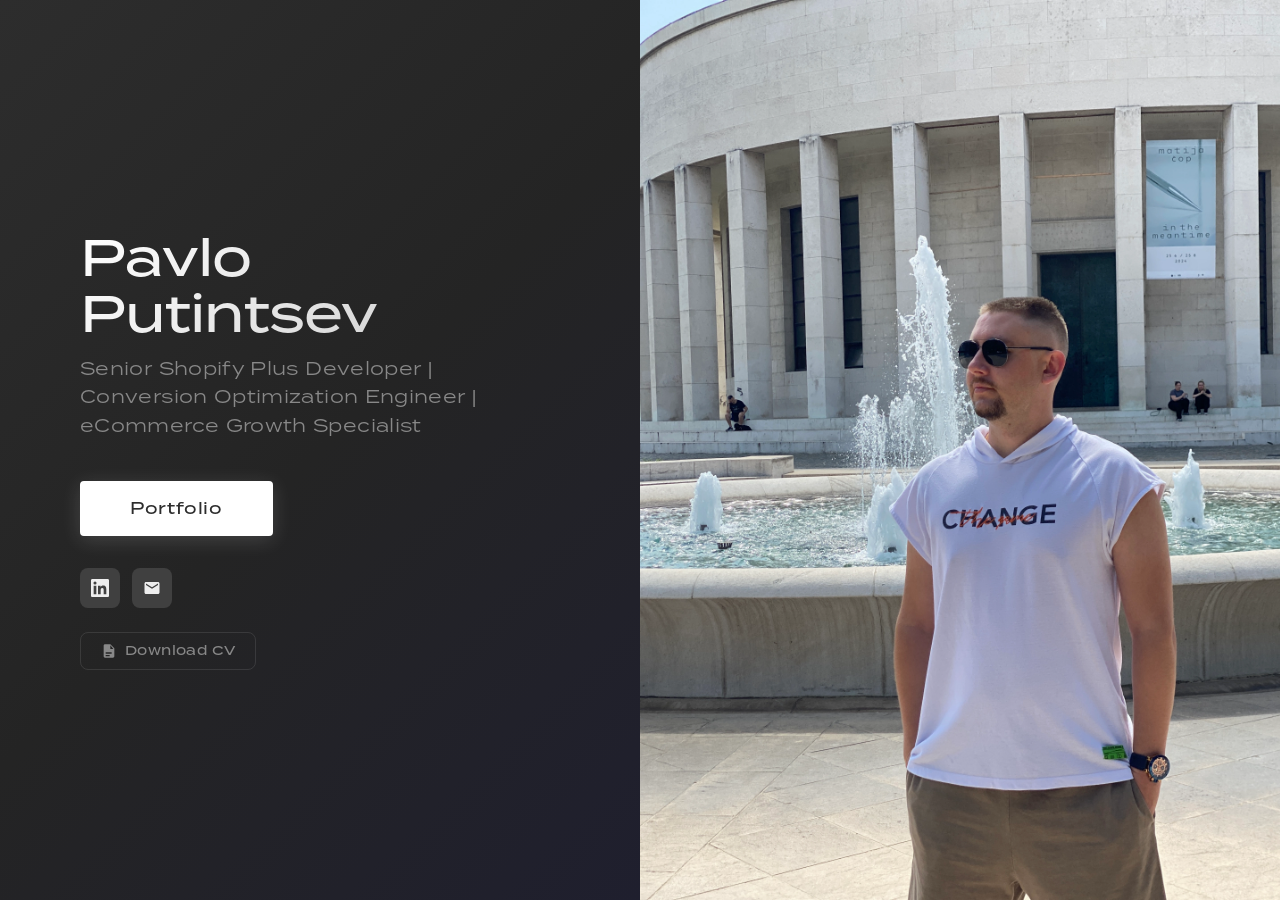
<file: index.html>
﻿<!DOCTYPE html>
<html lang="en">
<head>
  <meta charset="UTF-8">
  <meta name="viewport" content="width=device-width, initial-scale=1.0">
  <title>Pavlo Putintsev - Senior Shopify Plus Developer</title>
  <meta name="description" content="Portfolio of Pavlo Putintsev - Senior Shopify Developer specializing in conversion-optimized ecommerce experiences.">
  <meta name="robots" content="index, follow">
  <meta property="og:type" content="website">
  <meta property="og:title" content="Pavlo Putintsev - Senior Shopify Plus Developer">
  <meta property="og:description" content="Portfolio of Pavlo Putintsev - Senior Shopify Developer specializing in conversion-optimized ecommerce experiences.">
  <meta property="og:image" content="https://xceeder00.github.io/portfolio/assets/images/profile.webp">
  <meta name="twitter:card" content="summary_large_image">
  <meta name="twitter:title" content="Pavlo Putintsev - Senior Shopify Plus Developer">
  <meta name="twitter:description" content="Portfolio of Pavlo Putintsev - Senior Shopify Developer specializing in conversion-optimized ecommerce experiences.">
  <meta name="twitter:image" content="https://xceeder00.github.io/portfolio/assets/images/profile.webp">
  <link rel="icon" type="image/svg+xml" href="assets/favicon.svg">
  <link rel="stylesheet" href="assets/css/style.css">
  <script type="application/ld+json">
  {
    "@context": "https://schema.org",
    "@type": "Person",
    "name": "Pavlo Putintsev",
    "url": "https://xceeder00.github.io/portfolio/",
    "image": "https://xceeder00.github.io/portfolio/assets/images/profile.webp",
    "jobTitle": "Senior Shopify Developer",
    "sameAs": [
      "https://www.linkedin.com/in/pavlo-putintsev-2b66b8173/"
    ]
  }
  </script>
  <link rel="preload" as="image" href="assets/images/profile.webp">
  <!-- Google tag (gtag.js) -->
  <script async src="https://www.googletagmanager.com/gtag/js?id=G-EE3QQGKCV3"></script>
  <script>
    window.dataLayer = window.dataLayer || [];
    function gtag(){dataLayer.push(arguments);}
    gtag('js', new Date());

    gtag('config', 'G-EE3QQGKCV3');
  </script>
</head>
<body>
  <main>
    <section class="hero" id="hero">
    <div class="hero__content">
      <div class="hero__text">
        <h1 class="hero__name anim-fade-up">Pavlo Putintsev</h1>
        <p class="hero__subtitle anim-fade-up" style="animation-delay: 0.15s">Senior Shopify Plus Developer | Conversion Optimization Engineer | eCommerce
        Growth Specialist</p>
        <a href="work/" class="hero__cta anim-fade-up" style="animation-delay: 0.3s">Portfolio</a>
        <div class="hero__socials anim-fade-up" style="animation-delay: 0.45s">
          <a href="https://www.linkedin.com/in/pavlo-putintsev-2b66b8173/"  class="hero__social-link hero__social-link--linkedin" aria-label="LinkedIn" target="_blank" rel="noopener noreferrer">
            <svg class="hero__social-icon" viewBox="0 0 24 24" fill="currentColor" xmlns="http://www.w3.org/2000/svg">
              <path d="M20.447 20.452h-3.554v-5.569c0-1.328-.027-3.037-1.852-3.037-1.853 0-2.136 1.445-2.136 2.939v5.667H9.351V9h3.414v1.561h.046c.477-.9 1.637-1.85 3.37-1.85 3.601 0 4.267 2.37 4.267 5.455v6.286zM5.337 7.433a2.062 2.062 0 01-2.063-2.065 2.064 2.064 0 112.063 2.065zm1.782 13.019H3.555V9h3.564v11.452zM22.225 0H1.771C.792 0 0 .774 0 1.729v20.542C0 23.227.792 24 1.771 24h20.451C23.2 24 24 23.227 24 22.271V1.729C24 .774 23.2 0 22.222 0h.003z"/>
            </svg>
          </a>
          <a href="mailto:xceeder00@gmail.com" class="hero__social-link hero__social-link--email" aria-label="Email" target="_blank">
            <svg class="hero__social-icon" viewBox="0 0 24 24" fill="currentColor" xmlns="http://www.w3.org/2000/svg">
              <path d="M20 4H4c-1.1 0-1.99.9-1.99 2L2 18c0 1.1.9 2 2 2h16c1.1 0 2-.9 2-2V6c0-1.1-.9-2-2-2zm0 4l-8 5-8-5V6l8 5 8-5v2z"/>
            </svg>
          </a>
        </div>
        <a href="assets/PAVLO PUTINTSEV_CV_2026.pdf" class="hero__cv-link anim-fade-up" style="animation-delay: 0.55s" download target="_blank">
          <svg class="hero__cv-icon" viewBox="0 0 24 24" fill="currentColor" xmlns="http://www.w3.org/2000/svg">
            <path d="M14 2H6c-1.1 0-2 .9-2 2v16c0 1.1.9 2 2 2h12c1.1 0 2-.9 2-2V8l-6-6zm-1 18H7v-2h6v2zm3-4H7v-2h9v2zm-2-6V3.5L18.5 9H14z"/>
          </svg>
          Download CV
        </a>
      </div>
    </div>
    <div class="hero__image">
      <img src="assets/images/profile.webp" alt="Pavlo Putintsev" class="hero__photo" fetchpriority="high">
      <!-- <div class="hero__scroll-indicator anim-fade-in" style="animation-delay: 0.8s">
        <span class="hero__scroll-text">Scroll</span>
        <div class="hero__scroll-line"></div>
      </div> -->
    </div>
  </section>

    <section class="portfolio" id="portfolio">
    </section>
  </main>

  <script src="assets/js/main.js"></script>
</body>
</html>
</file>
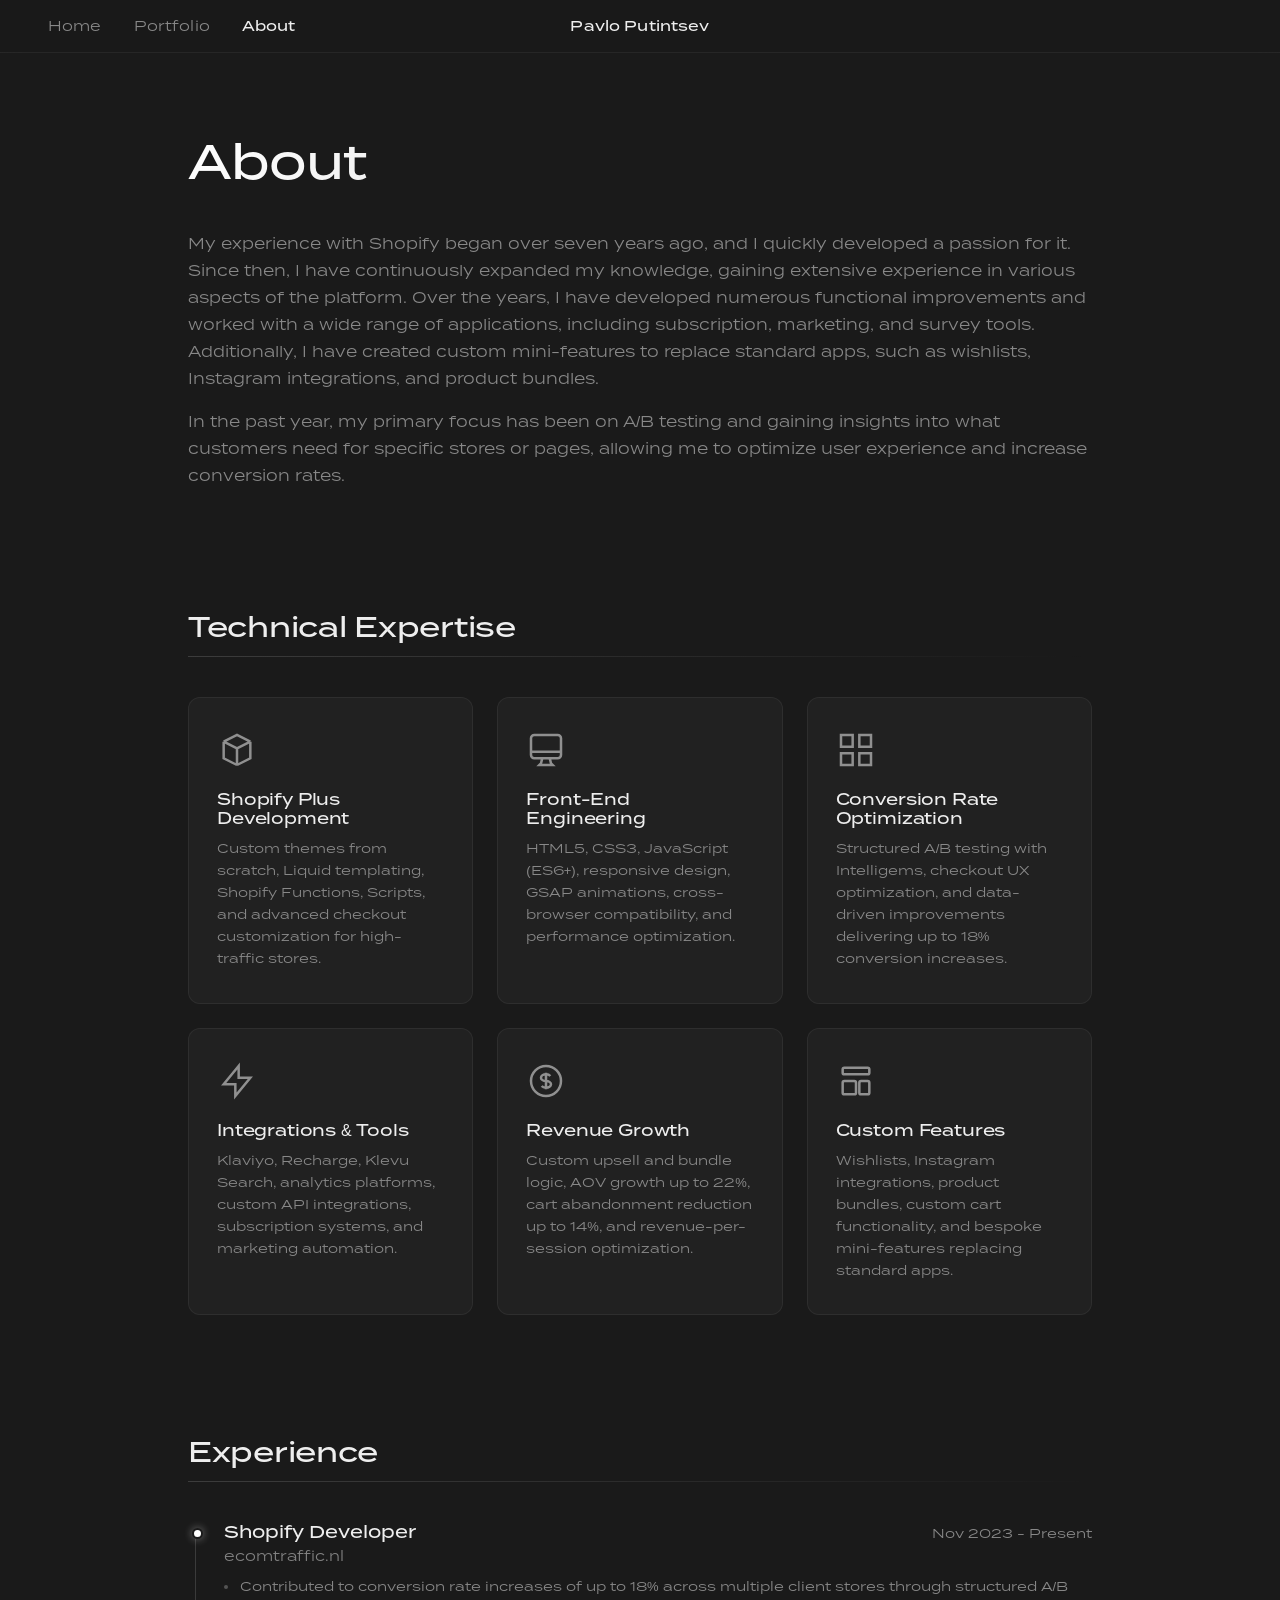
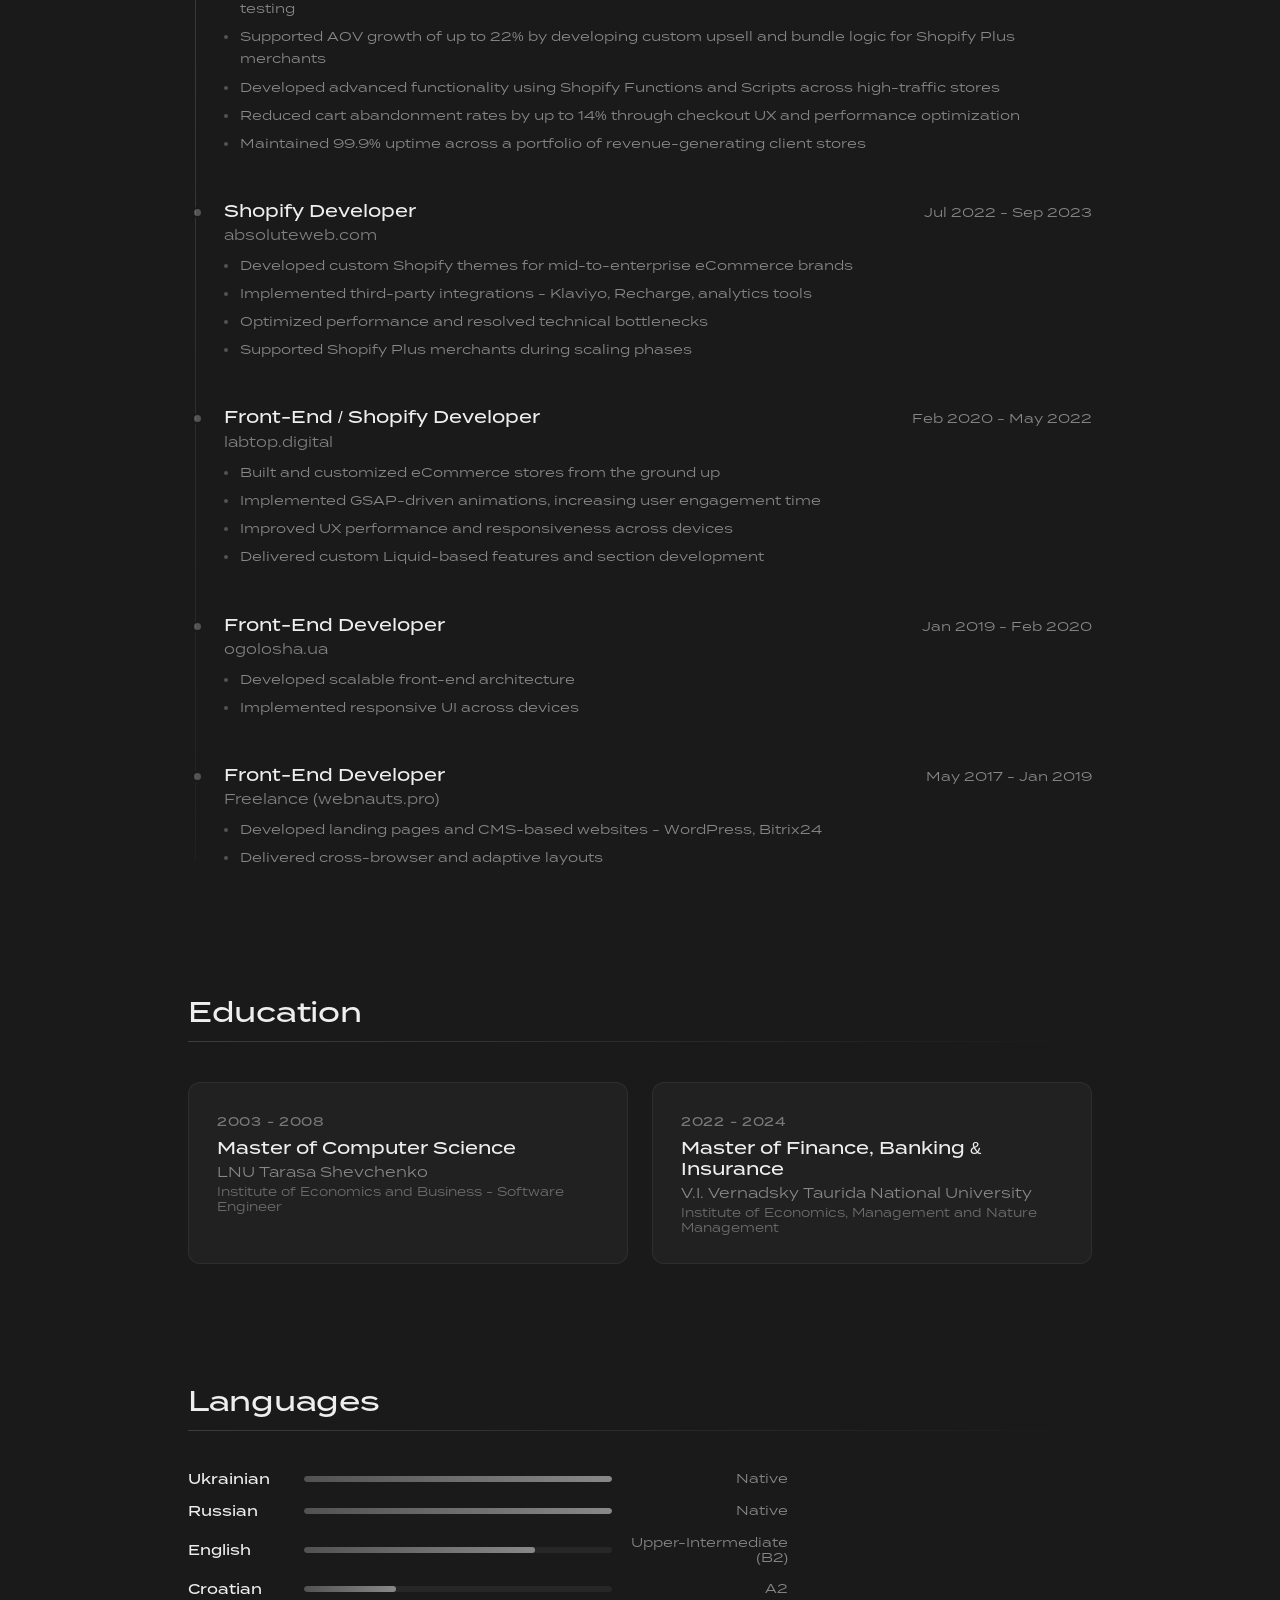
<file: about/index.html>
<!DOCTYPE html>
<html lang="en">
<head>
  <meta charset="UTF-8">
  <meta name="viewport" content="width=device-width, initial-scale=1.0">
  <title>About  -  Pavlo Putintsev</title>
  <meta name="description" content="About Pavlo Putintsev - Senior Shopify Developer with 7+ years of eCommerce experience.">
  <meta name="robots" content="index, follow">
  <meta property="og:type" content="profile">
  <meta property="og:title" content="About | Pavlo Putintsev">
  <meta property="og:description" content="About Pavlo Putintsev - Senior Shopify Developer with 7+ years of eCommerce experience.">
  <meta property="og:image" content="https://xceeder00.github.io/portfolio/assets/images/profile.webp">
  <meta name="twitter:card" content="summary_large_image">
  <link rel="icon" type="image/svg+xml" href="../assets/favicon.svg">
  <link rel="stylesheet" href="../assets/css/style.css">
  <!-- Google tag (gtag.js) -->
  <script async src="https://www.googletagmanager.com/gtag/js?id=G-EE3QQGKCV3"></script>
  <script>
    window.dataLayer = window.dataLayer || [];
    function gtag(){dataLayer.push(arguments);}
    gtag('js', new Date());

    gtag('config', 'G-EE3QQGKCV3');
  </script>
</head>
<body>
  <nav class="nav">
    <div class="nav__links">
      <a href="../" class="nav__link">Home</a>
      <a href="../work/" class="nav__link">Portfolio</a>
      <a href="./" class="nav__link nav__link--active">About</a>
    </div>
    <span class="nav__name">Pavlo Putintsev</span>
  </nav>

  <main class="skills-page">
    <section class="skills-intro">
      <h1 class="skills-intro__title anim-fade-up">About</h1>
      <div class="skills-intro__text">
        <p class="anim-fade-up" style="animation-delay: 0.1s">My experience with Shopify began over seven years ago, and I quickly developed a passion for it. Since then, I have continuously expanded my knowledge, gaining extensive experience in various aspects of the platform. Over the years, I have developed numerous functional improvements and worked with a wide range of applications, including subscription, marketing, and survey tools. Additionally, I have created custom mini-features to replace standard apps, such as wishlists, Instagram integrations, and product bundles.</p>
        <p class="anim-fade-up" style="animation-delay: 0.2s">In the past year, my primary focus has been on A/B testing and gaining insights into what customers need for specific stores or pages, allowing me to optimize user experience and increase conversion rates.</p>
      </div>
    </section>

    <section class="skills-section">
      <h2 class="skills-section__title anim-fade-up">Technical Expertise</h2>
      <div class="skills-grid">
        <div class="skill-card anim-fade-up" style="animation-delay: 0.05s">
          <div class="skill-card__icon">
            <svg viewBox="0 0 24 24" fill="none" stroke="currentColor" stroke-width="1.5"><path d="M20 7l-8-4-8 4m16 0l-8 4m8-4v10l-8 4m0-10L4 7m8 4v10M4 7v10l8 4"/></svg>
          </div>
          <h3 class="skill-card__title">Shopify Plus Development</h3>
          <p class="skill-card__desc">Custom themes from scratch, Liquid templating, Shopify Functions, Scripts, and advanced checkout customization for high-traffic stores.</p>
        </div>
        <div class="skill-card anim-fade-up" style="animation-delay: 0.1s">
          <div class="skill-card__icon">
            <svg viewBox="0 0 24 24" fill="none" stroke="currentColor" stroke-width="1.5"><path d="M9.75 17L9 20l-1 1h8l-1-1-.75-3M3 13h18M5 17h14a2 2 0 002-2V5a2 2 0 00-2-2H5a2 2 0 00-2 2v10a2 2 0 002 2z"/></svg>
          </div>
          <h3 class="skill-card__title">Front-End Engineering</h3>
          <p class="skill-card__desc">HTML5, CSS3, JavaScript (ES6+), responsive design, GSAP animations, cross-browser compatibility, and performance optimization.</p>
        </div>
        <div class="skill-card anim-fade-up" style="animation-delay: 0.15s">
          <div class="skill-card__icon">
            <svg viewBox="0 0 24 24" fill="none" stroke="currentColor" stroke-width="1.5"><path d="M3 3h7v7H3V3zm11 0h7v7h-7V3zm0 11h7v7h-7v-7zM3 14h7v7H3v-7z"/></svg>
          </div>
          <h3 class="skill-card__title">Conversion Rate Optimization</h3>
          <p class="skill-card__desc">Structured A/B testing with Intelligems, checkout UX optimization, and data-driven improvements delivering up to 18% conversion increases.</p>
        </div>
        <div class="skill-card anim-fade-up" style="animation-delay: 0.2s">
          <div class="skill-card__icon">
            <svg viewBox="0 0 24 24" fill="none" stroke="currentColor" stroke-width="1.5"><path d="M13 10V3L4 14h7v7l9-11h-7z"/></svg>
          </div>
          <h3 class="skill-card__title">Integrations & Tools</h3>
          <p class="skill-card__desc">Klaviyo, Recharge, Klevu Search, analytics platforms, custom API integrations, subscription systems, and marketing automation.</p>
        </div>
        <div class="skill-card anim-fade-up" style="animation-delay: 0.25s">
          <div class="skill-card__icon">
            <svg viewBox="0 0 24 24" fill="none" stroke="currentColor" stroke-width="1.5"><path d="M12 8c-1.657 0-3 .895-3 2s1.343 2 3 2 3 .895 3 2-1.343 2-3 2m0-8c1.11 0 2.08.402 2.599 1M12 8V7m0 1v8m0 0v1m0-1c-1.11 0-2.08-.402-2.599-1M21 12a9 9 0 11-18 0 9 9 0 0118 0z"/></svg>
          </div>
          <h3 class="skill-card__title">Revenue Growth</h3>
          <p class="skill-card__desc">Custom upsell and bundle logic, AOV growth up to 22%, cart abandonment reduction up to 14%, and revenue-per-session optimization.</p>
        </div>
        <div class="skill-card anim-fade-up" style="animation-delay: 0.3s">
          <div class="skill-card__icon">
            <svg viewBox="0 0 24 24" fill="none" stroke="currentColor" stroke-width="1.5"><path d="M4 5a1 1 0 011-1h14a1 1 0 011 1v2a1 1 0 01-1 1H5a1 1 0 01-1-1V5zm0 8a1 1 0 011-1h6a1 1 0 011 1v6a1 1 0 01-1 1H5a1 1 0 01-1-1v-6zm10 0a1 1 0 011-1h4a1 1 0 011 1v6a1 1 0 01-1 1h-4a1 1 0 01-1-1v-6z"/></svg>
          </div>
          <h3 class="skill-card__title">Custom Features</h3>
          <p class="skill-card__desc">Wishlists, Instagram integrations, product bundles, custom cart functionality, and bespoke mini-features replacing standard apps.</p>
        </div>
      </div>
    </section>

    <section class="skills-section">
      <h2 class="skills-section__title">Experience</h2>
      <div class="timeline">
        <div class="timeline__item">
          <div class="timeline__marker"></div>
          <div class="timeline__content">
            <div class="timeline__header">
              <h3 class="timeline__role">Shopify Developer</h3>
              <span class="timeline__period">Nov 2023  -  Present</span>
            </div>
            <span class="timeline__company">ecomtraffic.nl</span>
            <ul class="timeline__list">
              <li>Contributed to conversion rate increases of up to 18% across multiple client stores through structured A/B testing</li>
              <li>Supported AOV growth of up to 22% by developing custom upsell and bundle logic for Shopify Plus merchants</li>
              <li>Developed advanced functionality using Shopify Functions and Scripts across high-traffic stores</li>
              <li>Reduced cart abandonment rates by up to 14% through checkout UX and performance optimization</li>
              <li>Maintained 99.9% uptime across a portfolio of revenue-generating client stores</li>
            </ul>
          </div>
        </div>
        <div class="timeline__item">
          <div class="timeline__marker"></div>
          <div class="timeline__content">
            <div class="timeline__header">
              <h3 class="timeline__role">Shopify Developer</h3>
              <span class="timeline__period">Jul 2022  -  Sep 2023</span>
            </div>
            <span class="timeline__company">absoluteweb.com</span>
            <ul class="timeline__list">
              <li>Developed custom Shopify themes for mid-to-enterprise eCommerce brands</li>
              <li>Implemented third-party integrations  -  Klaviyo, Recharge, analytics tools</li>
              <li>Optimized performance and resolved technical bottlenecks</li>
              <li>Supported Shopify Plus merchants during scaling phases</li>
            </ul>
          </div>
        </div>
        <div class="timeline__item">
          <div class="timeline__marker"></div>
          <div class="timeline__content">
            <div class="timeline__header">
              <h3 class="timeline__role">Front-End / Shopify Developer</h3>
              <span class="timeline__period">Feb 2020  -  May 2022</span>
            </div>
            <span class="timeline__company">labtop.digital</span>
            <ul class="timeline__list">
              <li>Built and customized eCommerce stores from the ground up</li>
              <li>Implemented GSAP-driven animations, increasing user engagement time</li>
              <li>Improved UX performance and responsiveness across devices</li>
              <li>Delivered custom Liquid-based features and section development</li>
            </ul>
          </div>
        </div>
        <div class="timeline__item">
          <div class="timeline__marker"></div>
          <div class="timeline__content">
            <div class="timeline__header">
              <h3 class="timeline__role">Front-End Developer</h3>
              <span class="timeline__period">Jan 2019  -  Feb 2020</span>
            </div>
            <span class="timeline__company">ogolosha.ua</span>
            <ul class="timeline__list">
              <li>Developed scalable front-end architecture</li>
              <li>Implemented responsive UI across devices</li>
            </ul>
          </div>
        </div>
        <div class="timeline__item">
          <div class="timeline__marker"></div>
          <div class="timeline__content">
            <div class="timeline__header">
              <h3 class="timeline__role">Front-End Developer</h3>
              <span class="timeline__period">May 2017  -  Jan 2019</span>
            </div>
            <span class="timeline__company">Freelance (webnauts.pro)</span>
            <ul class="timeline__list">
              <li>Developed landing pages and CMS-based websites  -  WordPress, Bitrix24</li>
              <li>Delivered cross-browser and adaptive layouts</li>
            </ul>
          </div>
        </div>
      </div>
    </section>

    <section class="skills-section">
      <h2 class="skills-section__title">Education</h2>
      <div class="education-grid">
        <div class="education-card">
          <span class="education-card__period">2003  -  2008</span>
          <h3 class="education-card__degree">Master of Computer Science</h3>
          <p class="education-card__school">LNU Tarasa Shevchenko</p>
          <p class="education-card__detail">Institute of Economics and Business  -  Software Engineer</p>
        </div>
        <div class="education-card">
          <span class="education-card__period">2022  -  2024</span>
          <h3 class="education-card__degree">Master of Finance, Banking & Insurance</h3>
          <p class="education-card__school">V.I. Vernadsky Taurida National University</p>
          <p class="education-card__detail">Institute of Economics, Management and Nature Management</p>
        </div>
      </div>
    </section>

    <section class="skills-section">
      <h2 class="skills-section__title">Languages</h2>
      <div class="languages">
        <div class="language">
          <span class="language__name">Ukrainian</span>
          <div class="language__bar"><div class="language__fill" style="width: 100%"></div></div>
          <span class="language__level">Native</span>
        </div>
        <div class="language">
          <span class="language__name">Russian</span>
          <div class="language__bar"><div class="language__fill" style="width: 100%"></div></div>
          <span class="language__level">Native</span>
        </div>
        <div class="language">
          <span class="language__name">English</span>
          <div class="language__bar"><div class="language__fill" style="width: 75%"></div></div>
          <span class="language__level">Upper-Intermediate (B2)</span>
        </div>
        <div class="language">
          <span class="language__name">Croatian</span>
          <div class="language__bar"><div class="language__fill" style="width: 30%"></div></div>
          <span class="language__level">A2</span>
        </div>
      </div>
    </section>
  </main>

  <script src="../assets/js/main.js"></script>
</body>
</html>
</file>
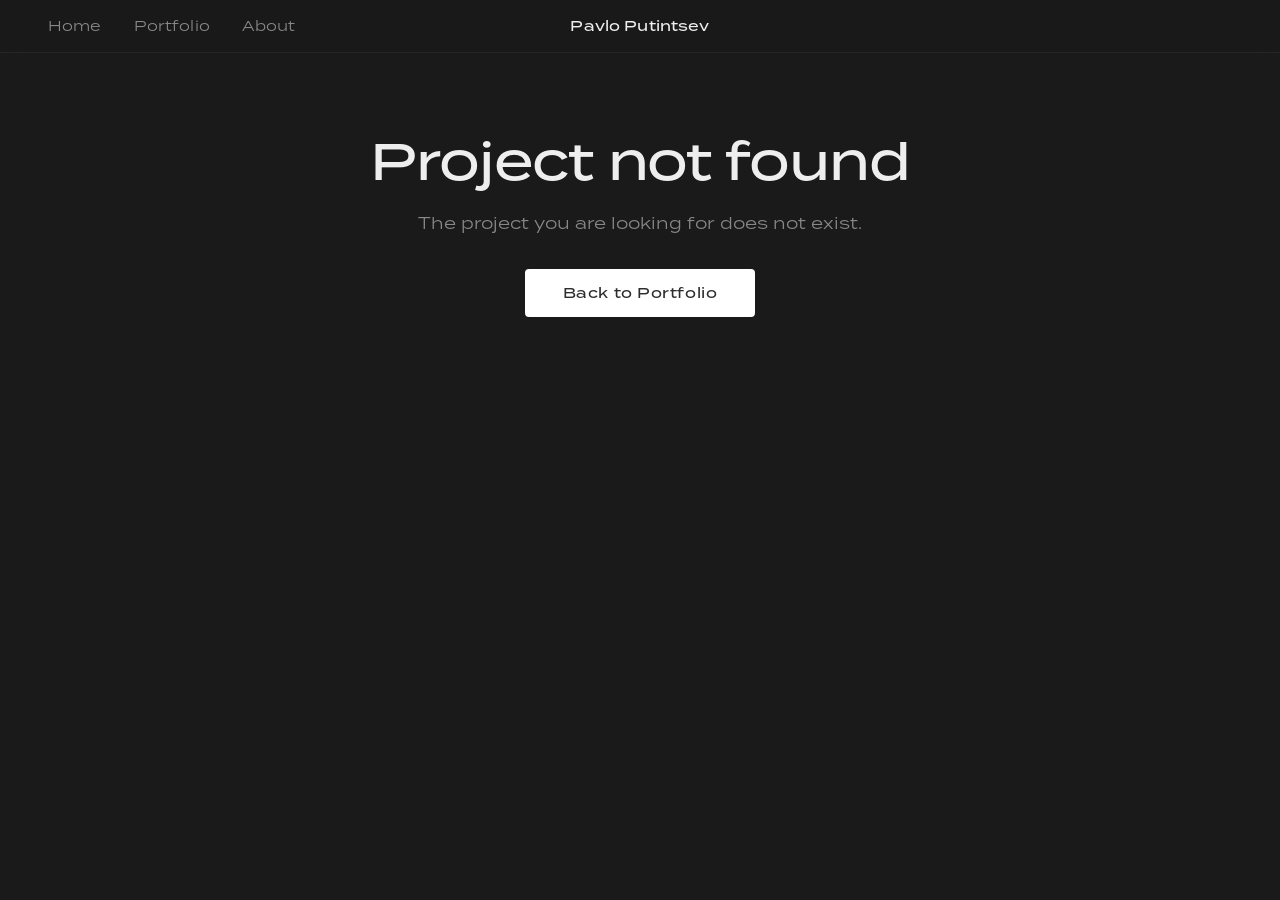
<file: project/index.html>
<!DOCTYPE html>
<html lang="en">
<head>
  <meta charset="UTF-8">
  <meta name="viewport" content="width=device-width, initial-scale=1.0">
  <title>Project — Pavlo Putintsev</title>
  <meta name="description" content="Project by Pavlo Putintsev — Senior Shopify Developer.">
  <meta name="robots" content="index, follow">
  <meta property="og:type" content="article">
  <meta property="og:title" content="Project | Pavlo Putintsev">
  <meta property="og:description" content="Project by Pavlo Putintsev — Senior Shopify Developer.">
  <meta property="og:image" content="https://xceeder00.github.io/portfolio/assets/images/profile.webp">
  <meta name="twitter:card" content="summary_large_image">
  <link rel="icon" type="image/svg+xml" href="../assets/favicon.svg">
  <link rel="stylesheet" href="../assets/css/style.css">
  <!-- Google tag (gtag.js) -->
  <script async src="https://www.googletagmanager.com/gtag/js?id=G-EE3QQGKCV3"></script>
  <script>
    window.dataLayer = window.dataLayer || [];
    function gtag(){dataLayer.push(arguments);}
    gtag('js', new Date());

    gtag('config', 'G-EE3QQGKCV3');
  </script>
</head>
<body>
  <nav class="nav">
    <div class="nav__links">
      <a href="../" class="nav__link">Home</a>
      <a href="../work/" class="nav__link">Portfolio</a>
      <a href="../about/" class="nav__link">About</a>
    </div>
    <span class="nav__name">Pavlo Putintsev</span>
  </nav>

  <main class="project-page" id="project-page"></main>

  <script src="../assets/data/projects.js"></script>
  <script src="../assets/js/main.js"></script>
</body>
</html>
</file>
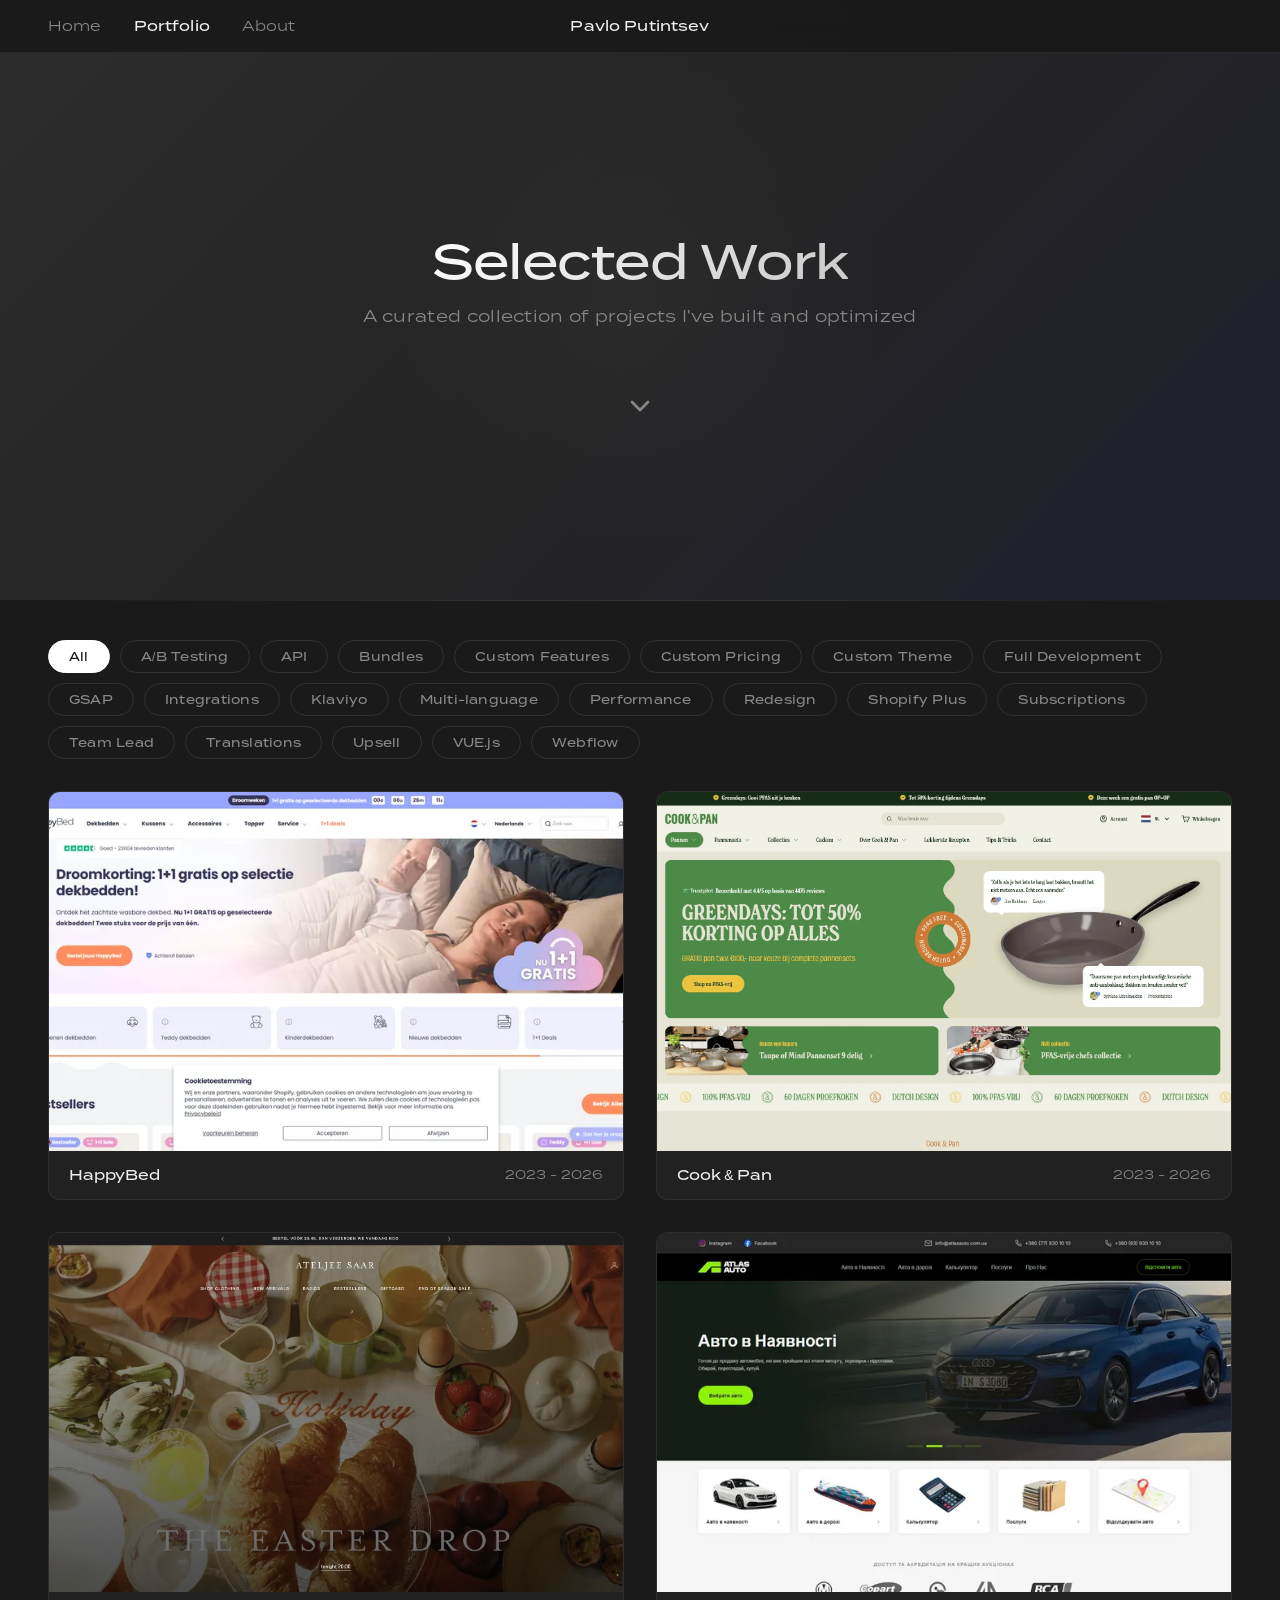
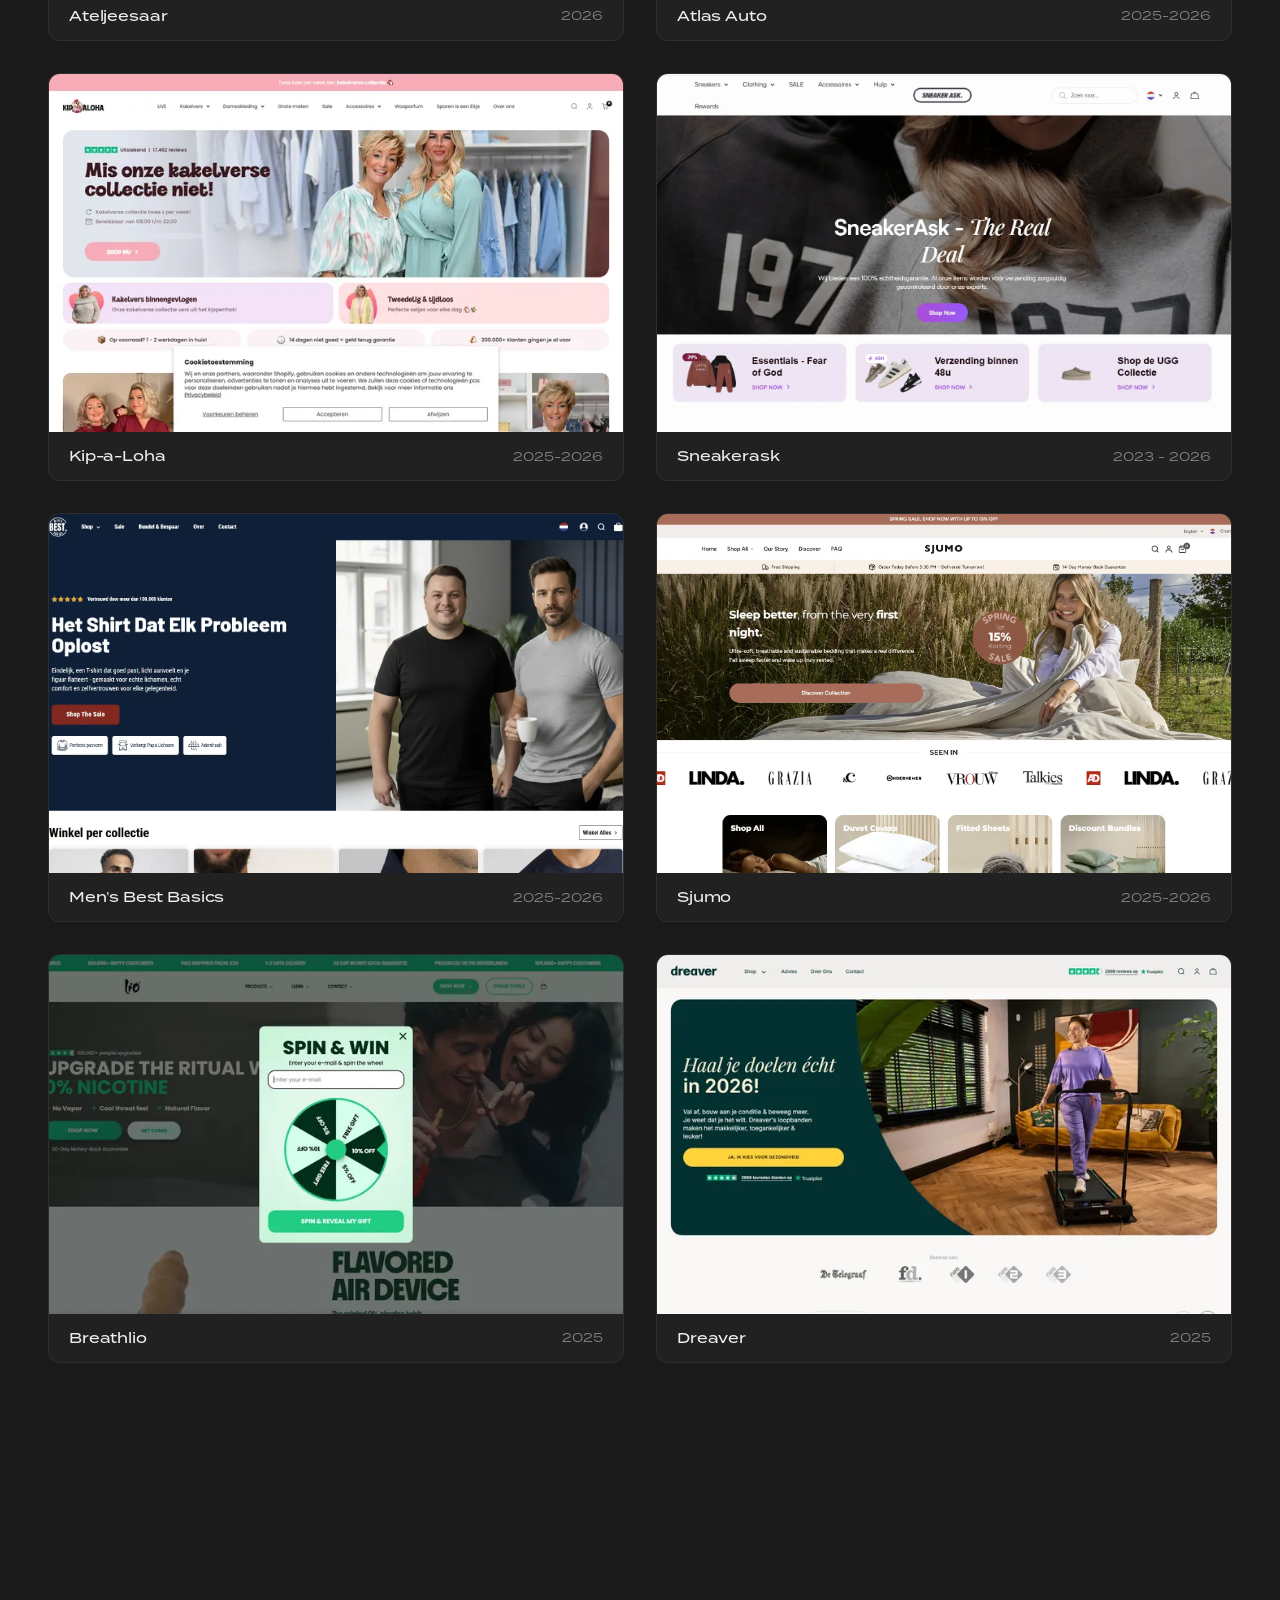
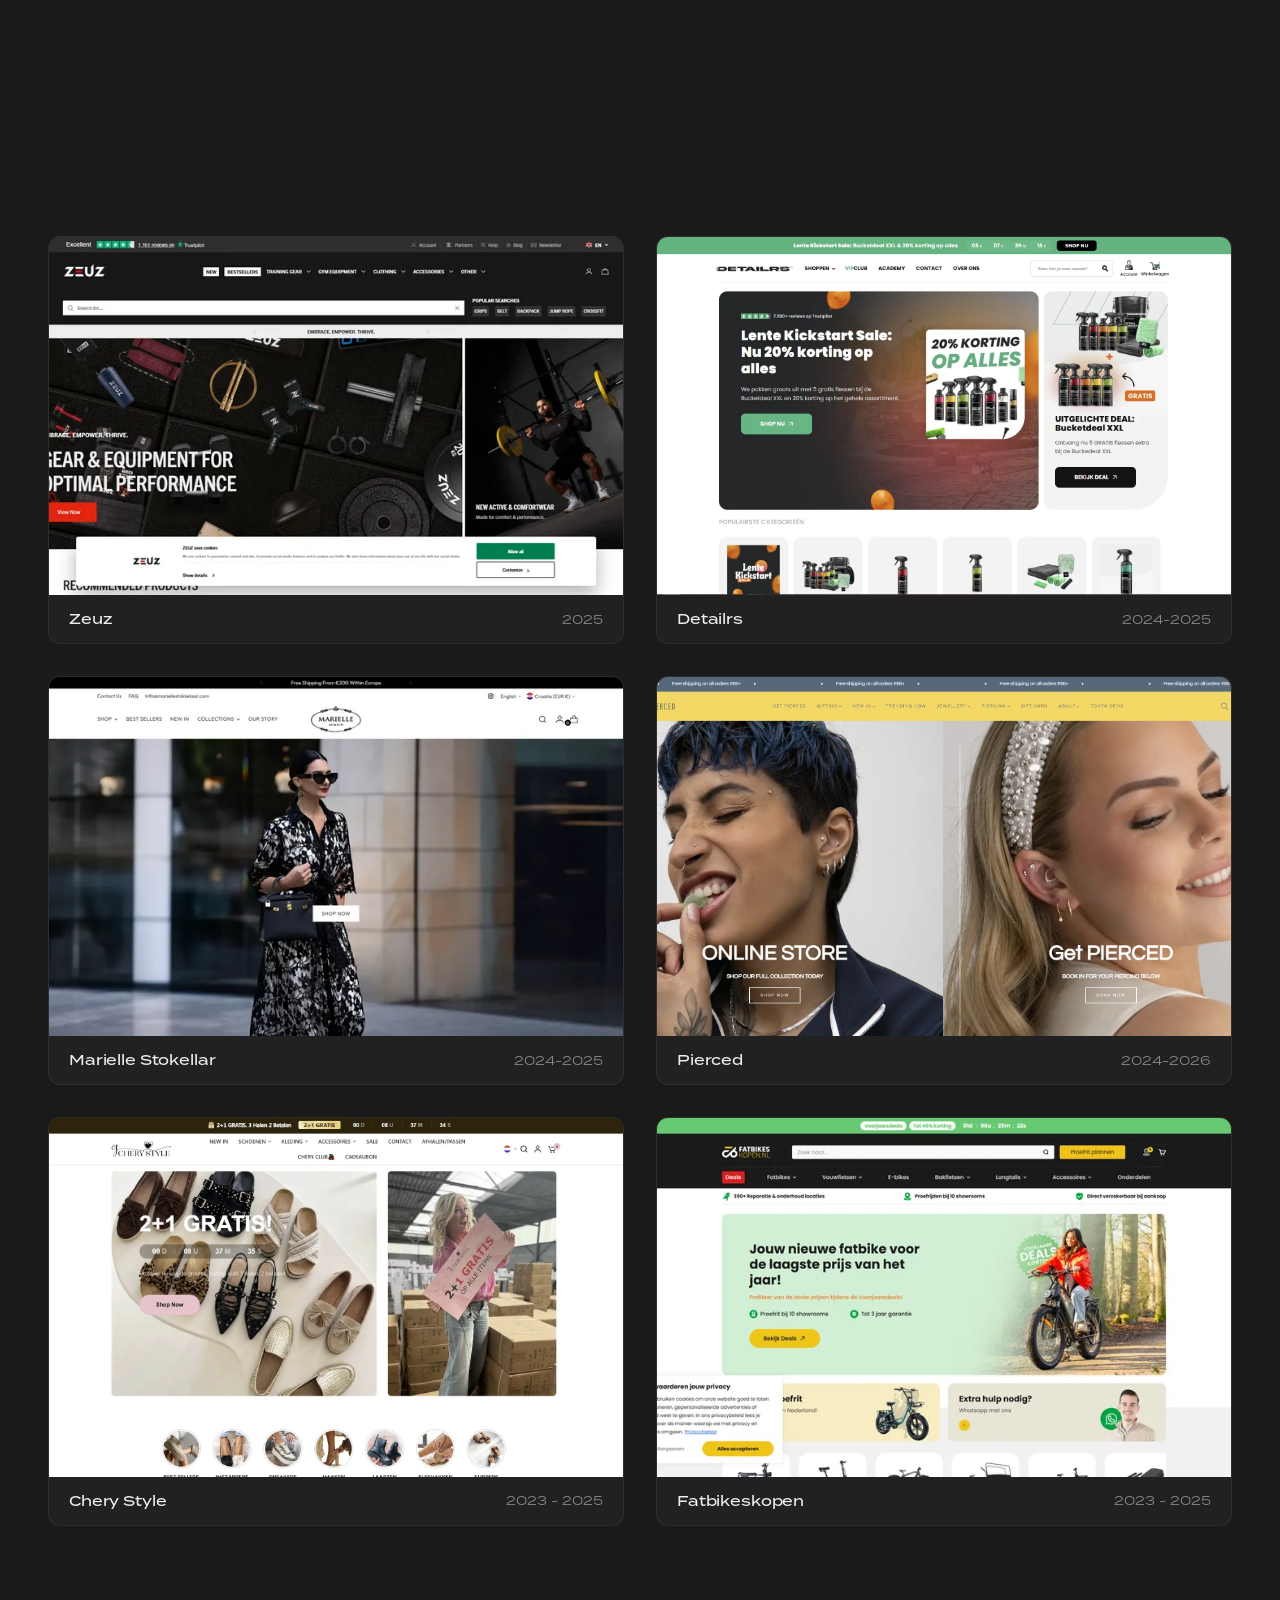
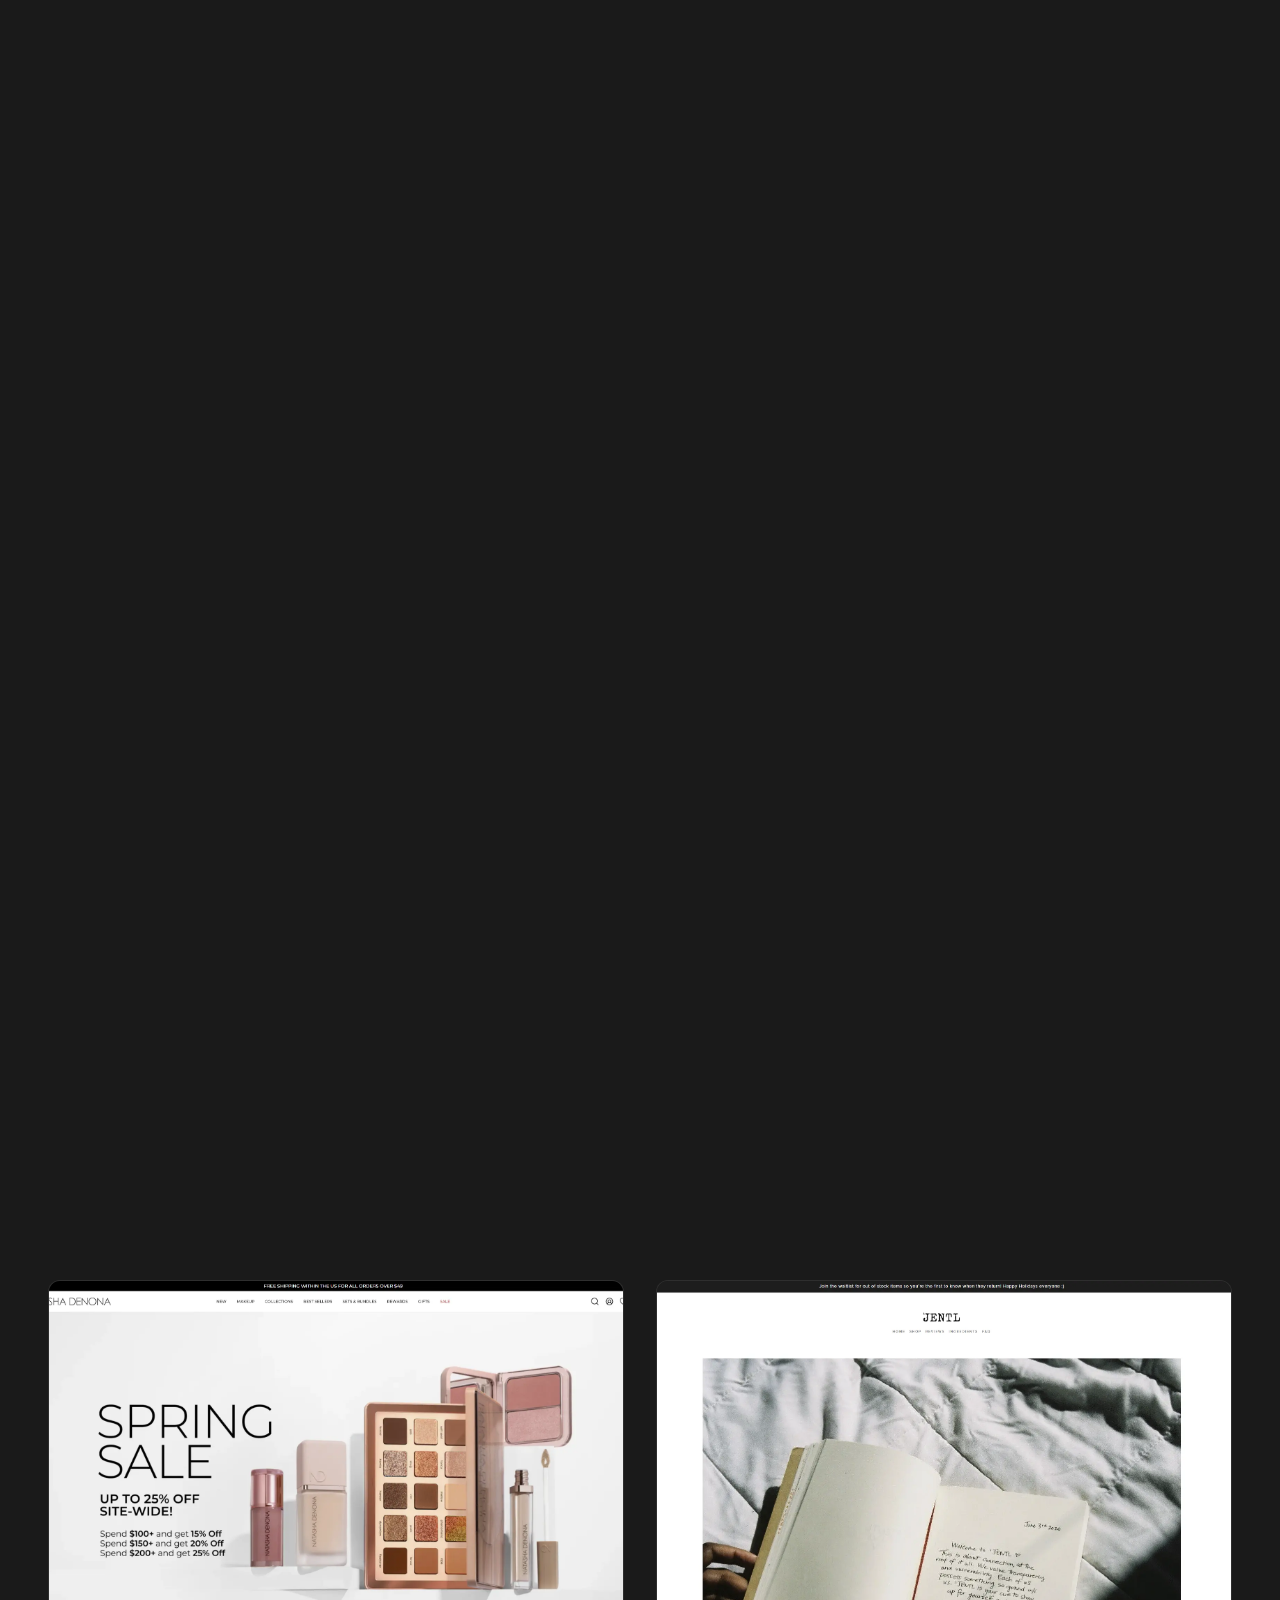
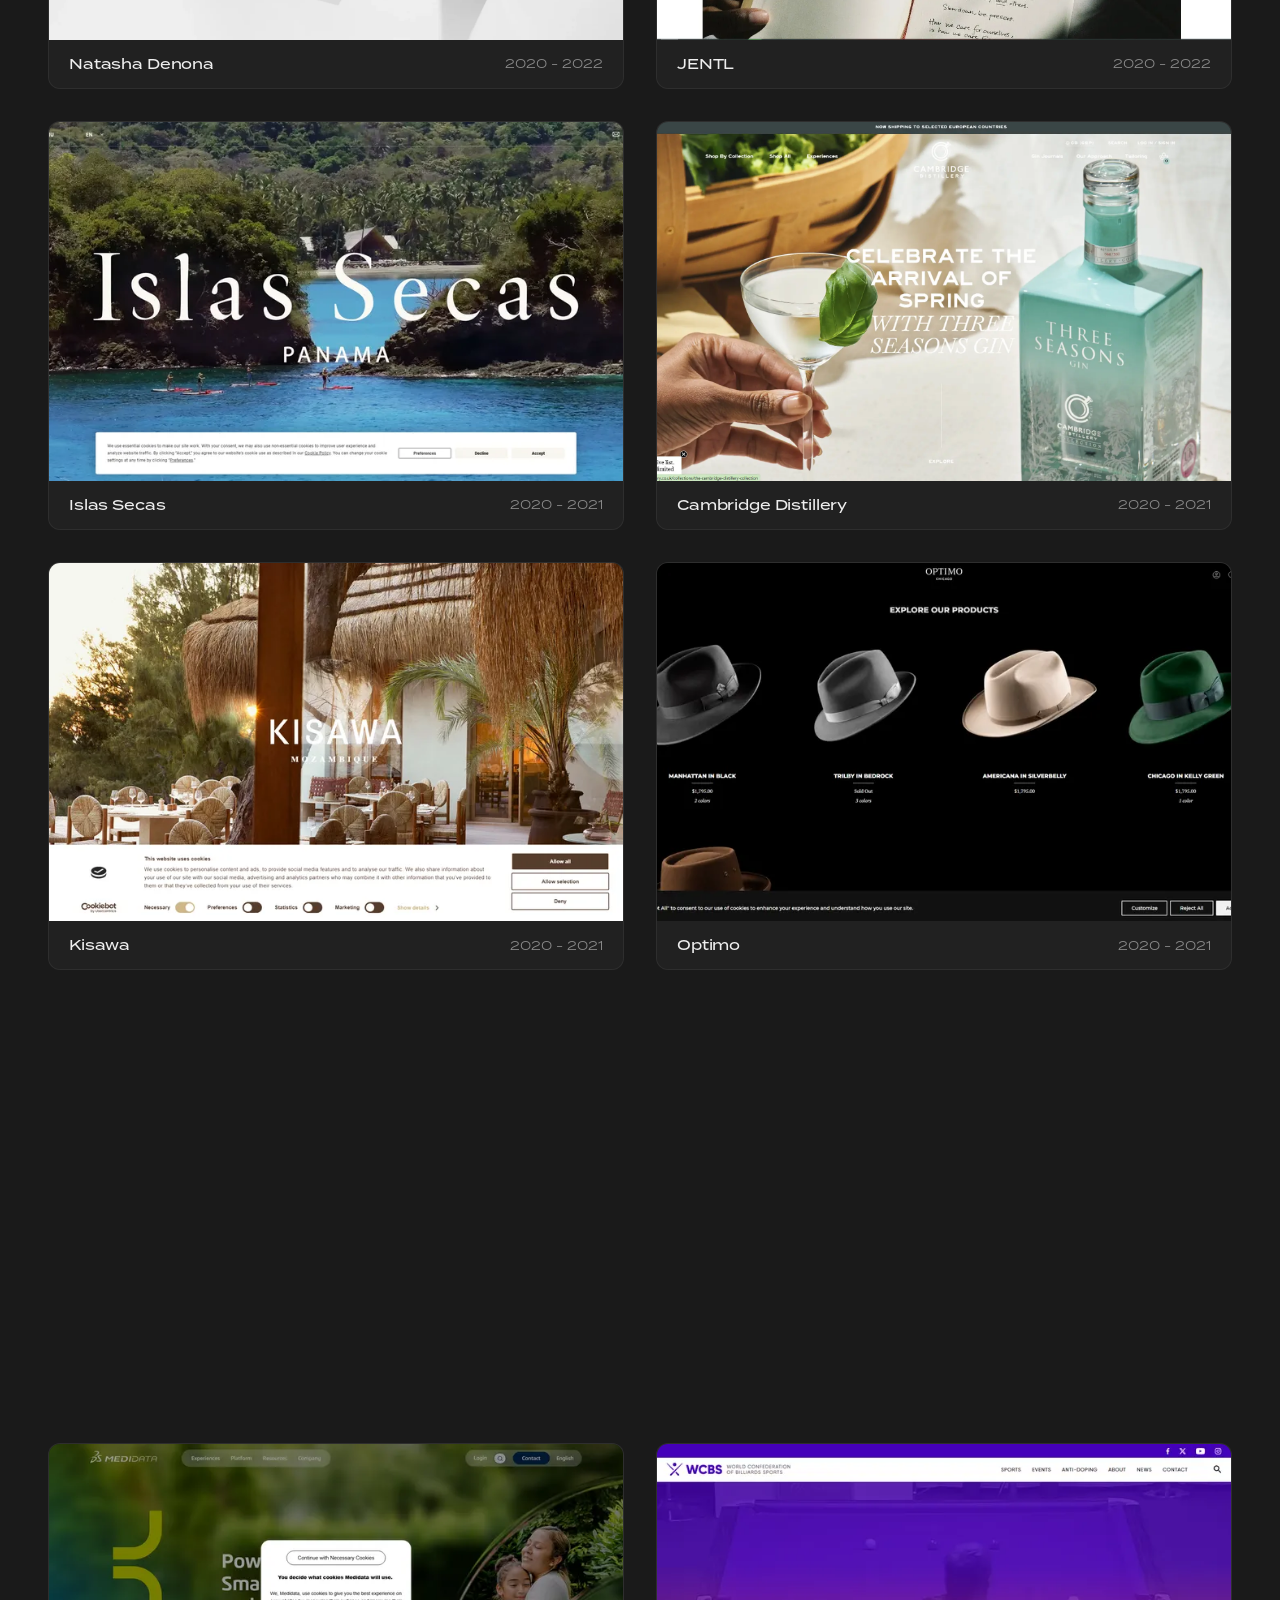
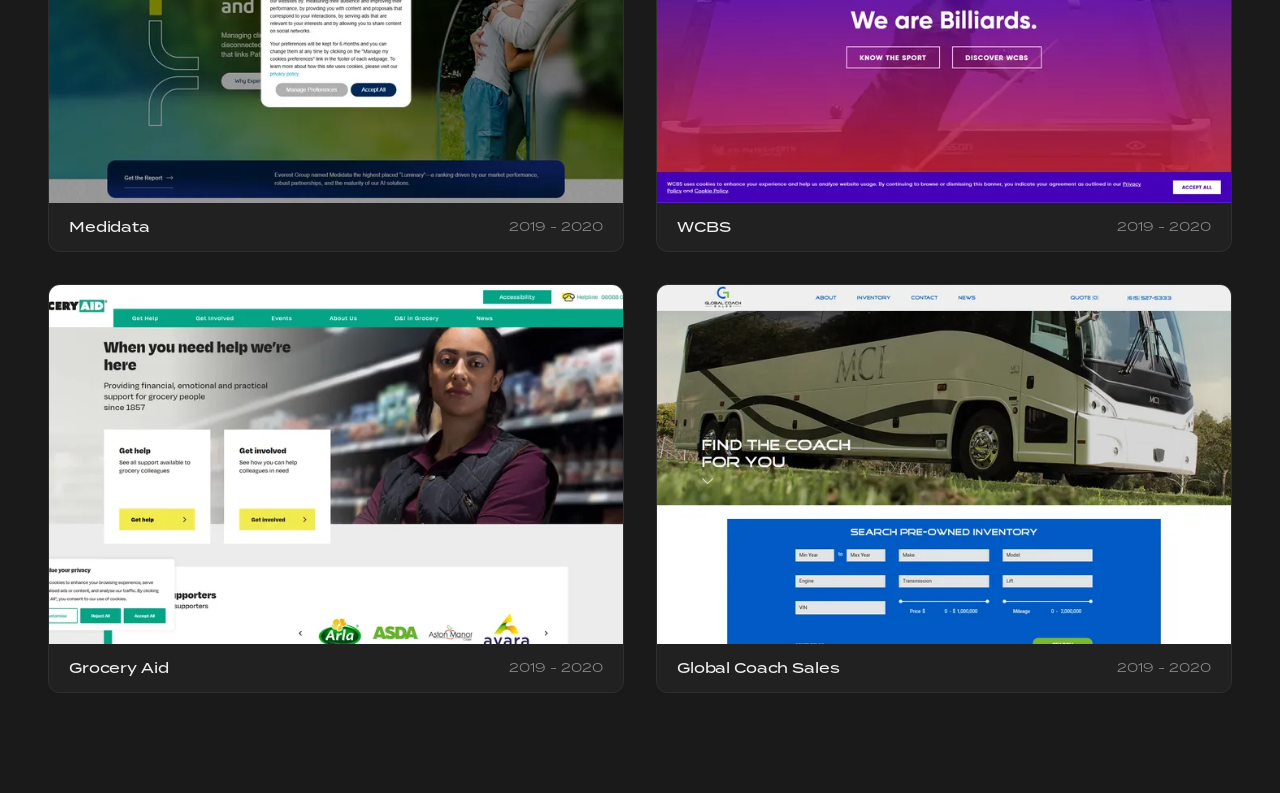
<file: work/index.html>
<!DOCTYPE html>
<html lang="en">
<head>
  <meta charset="UTF-8">
  <meta name="viewport" content="width=device-width, initial-scale=1.0">
  <title>Portfolio — Pavlo Putintsev</title>
  <meta name="description" content="Recent projects by Pavlo Putintsev — Senior Shopify Developer.">
  <meta name="robots" content="index, follow">
  <meta property="og:type" content="website">
  <meta property="og:title" content="Portfolio | Pavlo Putintsev">
  <meta property="og:description" content="Recent projects by Pavlo Putintsev — Senior Shopify Developer.">
  <meta property="og:image" content="https://xceeder00.github.io/portfolio/assets/images/profile.webp">
  <meta name="twitter:card" content="summary_large_image">
  <link rel="icon" type="image/svg+xml" href="../assets/favicon.svg">
  <link rel="stylesheet" href="../assets/css/style.css">
  <!-- Google tag (gtag.js) -->
  <script async src="https://www.googletagmanager.com/gtag/js?id=G-EE3QQGKCV3"></script>
  <script>
    window.dataLayer = window.dataLayer || [];
    function gtag(){dataLayer.push(arguments);}
    gtag('js', new Date());

    gtag('config', 'G-EE3QQGKCV3');
  </script>
</head>
<body>
  <nav class="nav">
    <div class="nav__links">
      <a href="../" class="nav__link">Home</a>
      <a href="./" class="nav__link nav__link--active">Portfolio</a>
      <a href="../about/" class="nav__link">About</a>
    </div>
    <span class="nav__name nav__name--fade">Pavlo Putintsev</span>
  </nav>

  <main>
    <section class="portfolio-hero">
    <h1 class="portfolio-hero__title anim-fade-up">Selected Work</h1>
    <p class="portfolio-hero__subtitle anim-fade-up" style="animation-delay: 0.15s">A curated collection of projects I've built and optimized</p>
    <a href="#projects" class="portfolio-hero__arrow anim-fade-in" aria-label="Scroll to projects">
      <svg viewBox="0 0 24 24" fill="none" stroke="currentColor" stroke-width="2" stroke-linecap="round" stroke-linejoin="round">
        <polyline points="6 9 12 15 18 9"></polyline>
      </svg>
    </a>
  </section>

  <section class="projects" id="projects">
    <div class="projects__filters" id="filters"></div>
    <div class="projects__grid" id="projects-grid"></div>
  </section>
  </main>

  <script src="../assets/data/projects.js"></script>
  <script src="../assets/js/main.js"></script>
</body>
</html>
</file>
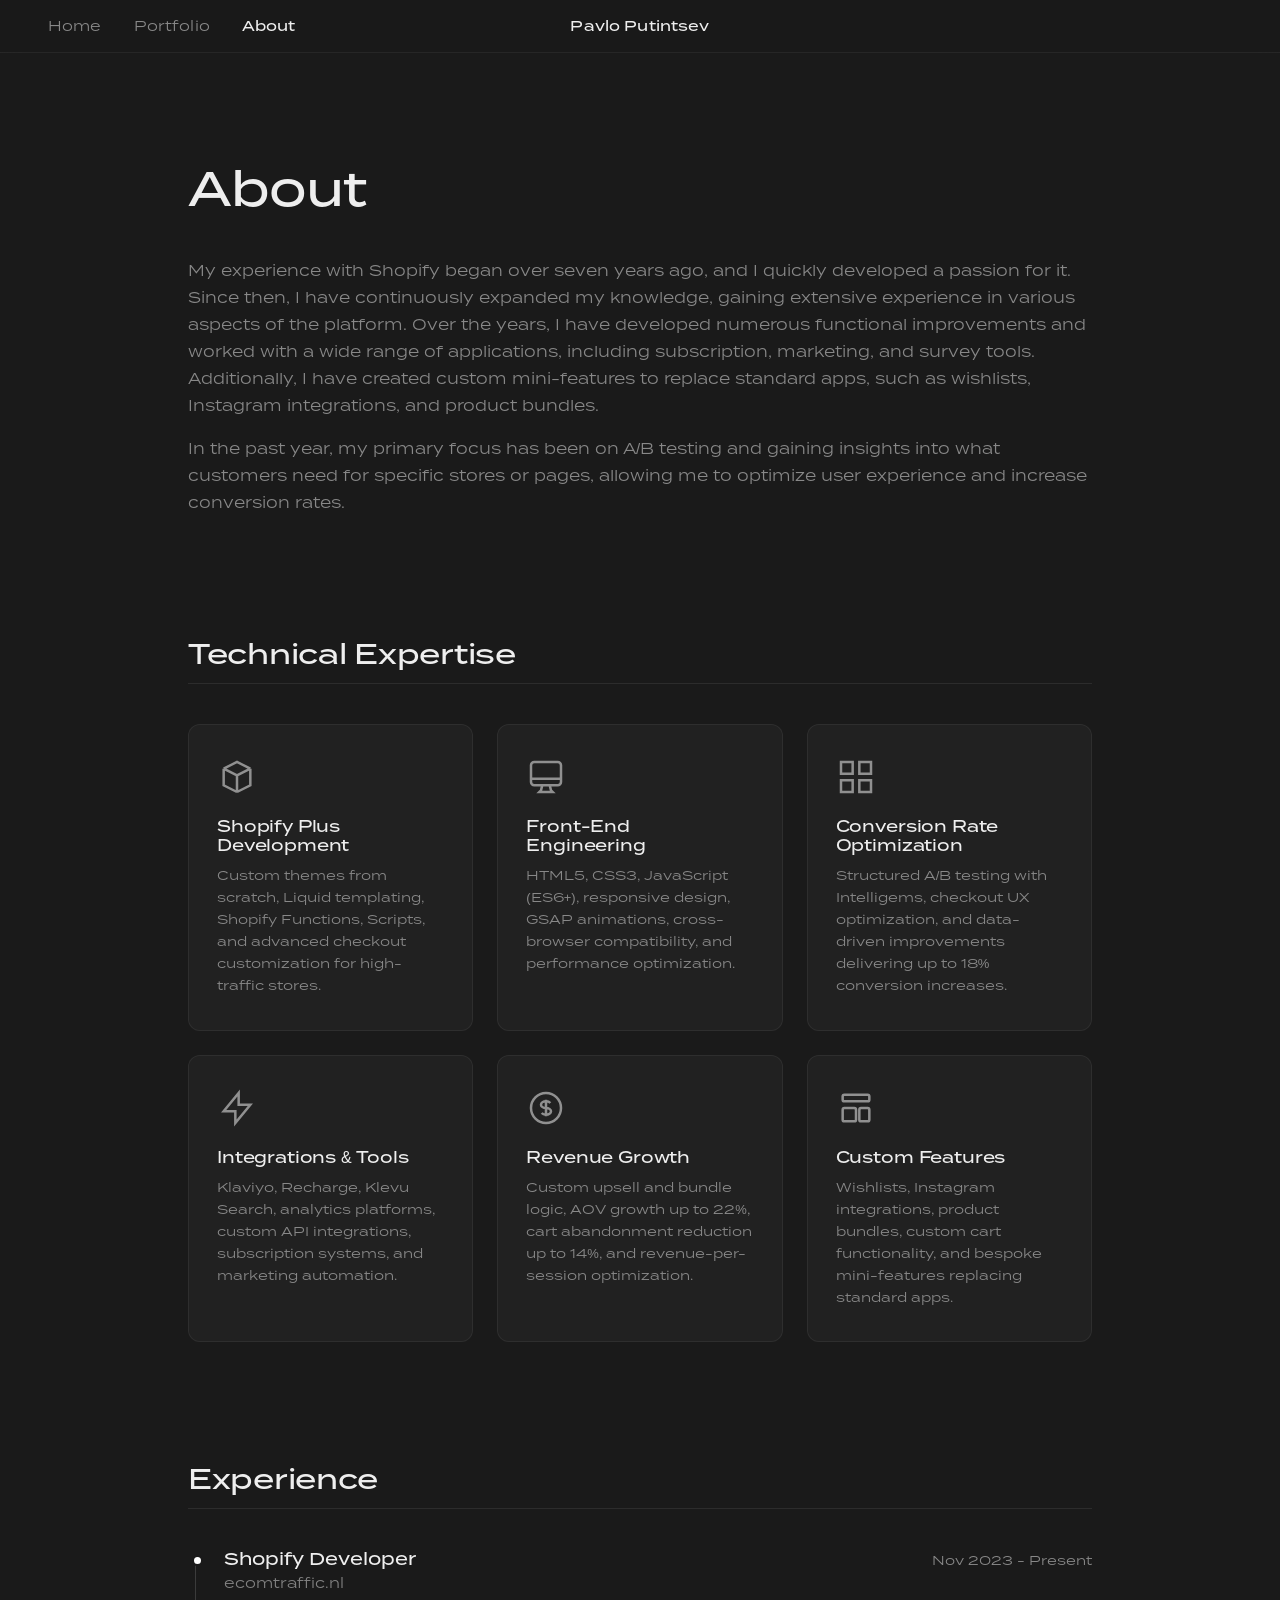
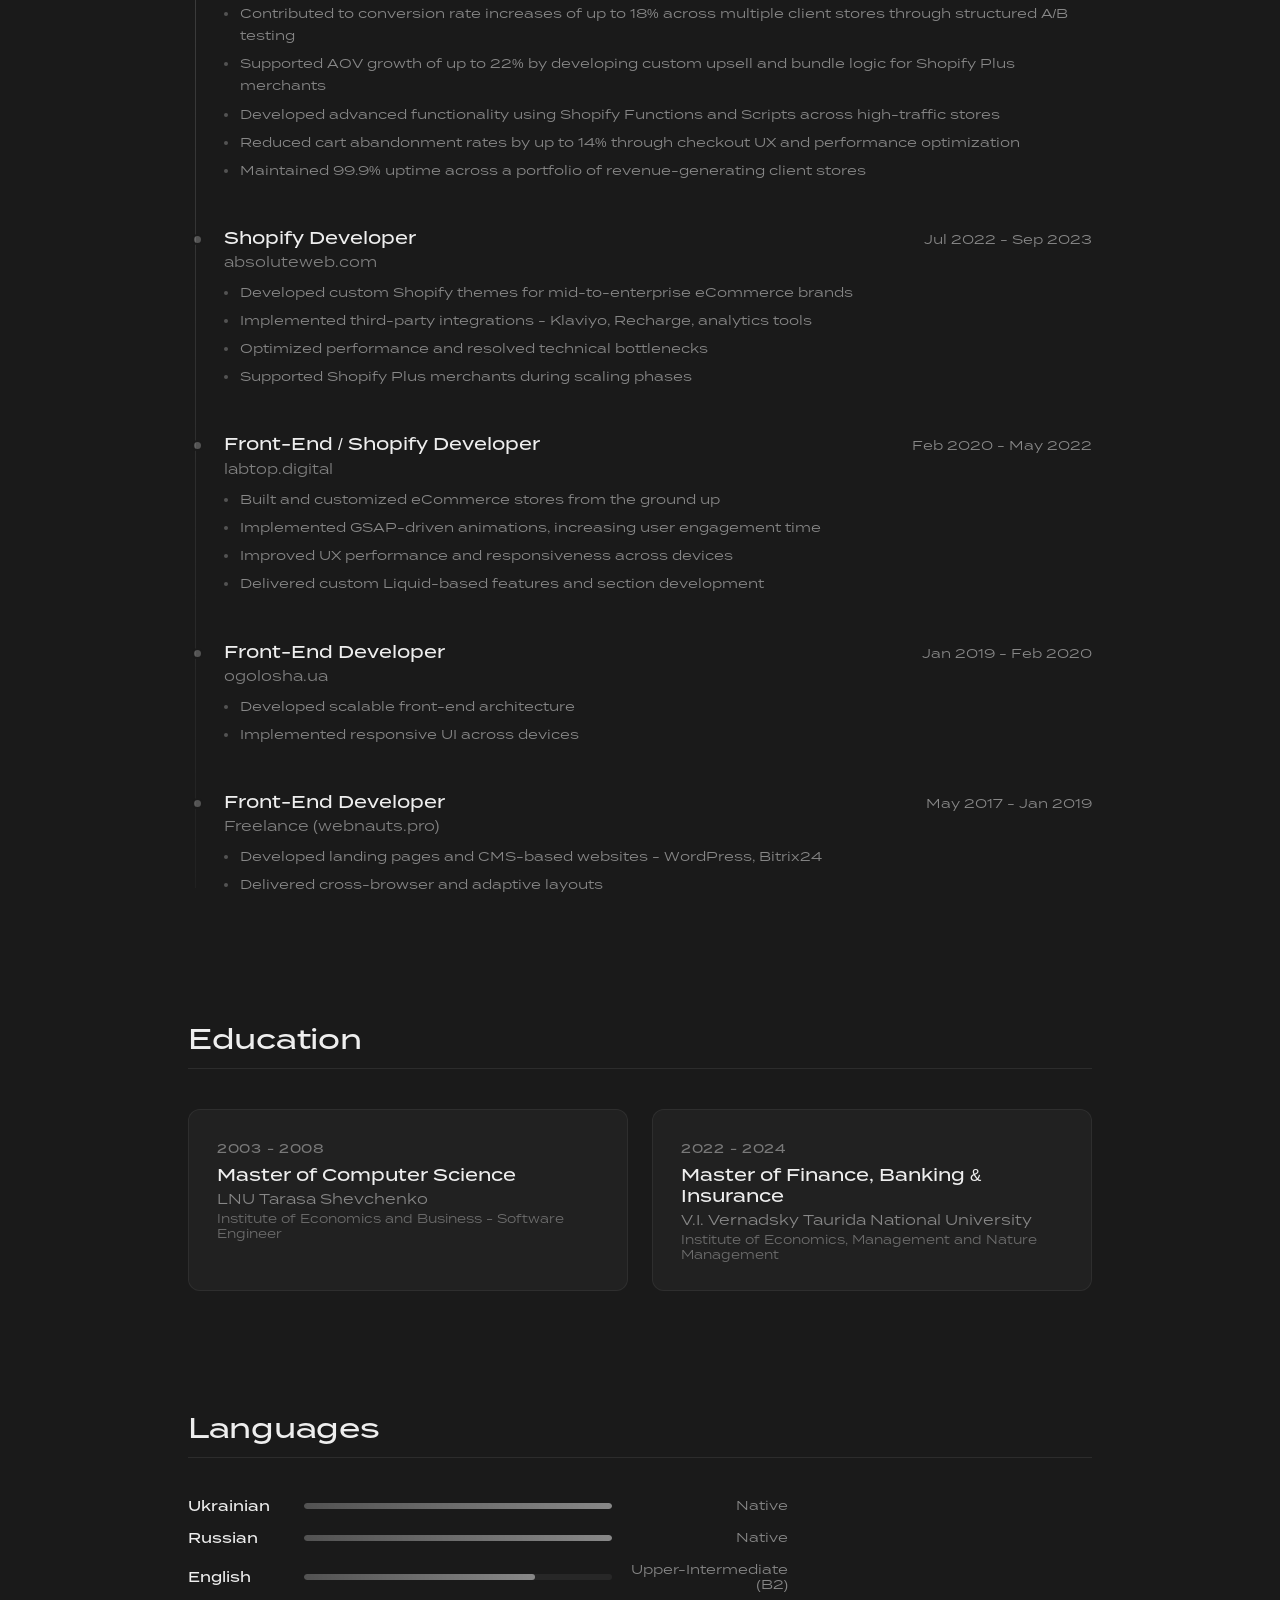
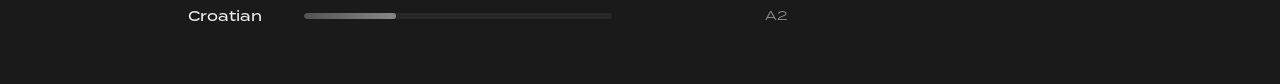
<file: about.html>
﻿<!DOCTYPE html>
<html lang="en">
<head>
  <meta charset="UTF-8">
  <meta name="viewport" content="width=device-width, initial-scale=1.0">
  <title>About  -  Pavlo Putintsev</title>
  <meta name="description" content="About Pavlo Putintsev  -  Senior Shopify Plus Developer with 7+ years of eCommerce experience.">
  <link rel="stylesheet" href="css/style.css">
</head>
<body>
  <nav class="nav">
    <div class="nav__links">
      <a href="index.html" class="nav__link">Home</a>
      <a href="portfolio.html" class="nav__link">Portfolio</a>
      <a href="about.html" class="nav__link nav__link--active">About</a>
    </div>
    <span class="nav__name">Pavlo Putintsev</span>
  </nav>

  <main class="skills-page">
    <section class="skills-intro">
      <h1 class="skills-intro__title">About</h1>
      <div class="skills-intro__text">
        <p>My experience with Shopify began over seven years ago, and I quickly developed a passion for it. Since then, I have continuously expanded my knowledge, gaining extensive experience in various aspects of the platform. Over the years, I have developed numerous functional improvements and worked with a wide range of applications, including subscription, marketing, and survey tools. Additionally, I have created custom mini-features to replace standard apps, such as wishlists, Instagram integrations, and product bundles.</p>
        <p>In the past year, my primary focus has been on A/B testing and gaining insights into what customers need for specific stores or pages, allowing me to optimize user experience and increase conversion rates.</p>
      </div>
    </section>

    <section class="skills-section">
      <h2 class="skills-section__title">Technical Expertise</h2>
      <div class="skills-grid">
        <div class="skill-card">
          <div class="skill-card__icon">
            <svg viewBox="0 0 24 24" fill="none" stroke="currentColor" stroke-width="1.5"><path d="M20 7l-8-4-8 4m16 0l-8 4m8-4v10l-8 4m0-10L4 7m8 4v10M4 7v10l8 4"/></svg>
          </div>
          <h3 class="skill-card__title">Shopify Plus Development</h3>
          <p class="skill-card__desc">Custom themes from scratch, Liquid templating, Shopify Functions, Scripts, and advanced checkout customization for high-traffic stores.</p>
        </div>
        <div class="skill-card">
          <div class="skill-card__icon">
            <svg viewBox="0 0 24 24" fill="none" stroke="currentColor" stroke-width="1.5"><path d="M9.75 17L9 20l-1 1h8l-1-1-.75-3M3 13h18M5 17h14a2 2 0 002-2V5a2 2 0 00-2-2H5a2 2 0 00-2 2v10a2 2 0 002 2z"/></svg>
          </div>
          <h3 class="skill-card__title">Front-End Engineering</h3>
          <p class="skill-card__desc">HTML5, CSS3, JavaScript (ES6+), responsive design, GSAP animations, cross-browser compatibility, and performance optimization.</p>
        </div>
        <div class="skill-card">
          <div class="skill-card__icon">
            <svg viewBox="0 0 24 24" fill="none" stroke="currentColor" stroke-width="1.5"><path d="M3 3h7v7H3V3zm11 0h7v7h-7V3zm0 11h7v7h-7v-7zM3 14h7v7H3v-7z"/></svg>
          </div>
          <h3 class="skill-card__title">Conversion Rate Optimization</h3>
          <p class="skill-card__desc">Structured A/B testing with Intelligems, checkout UX optimization, and data-driven improvements delivering up to 18% conversion increases.</p>
        </div>
        <div class="skill-card">
          <div class="skill-card__icon">
            <svg viewBox="0 0 24 24" fill="none" stroke="currentColor" stroke-width="1.5"><path d="M13 10V3L4 14h7v7l9-11h-7z"/></svg>
          </div>
          <h3 class="skill-card__title">Integrations & Tools</h3>
          <p class="skill-card__desc">Klaviyo, Recharge, Klevu Search, analytics platforms, custom API integrations, subscription systems, and marketing automation.</p>
        </div>
        <div class="skill-card">
          <div class="skill-card__icon">
            <svg viewBox="0 0 24 24" fill="none" stroke="currentColor" stroke-width="1.5"><path d="M12 8c-1.657 0-3 .895-3 2s1.343 2 3 2 3 .895 3 2-1.343 2-3 2m0-8c1.11 0 2.08.402 2.599 1M12 8V7m0 1v8m0 0v1m0-1c-1.11 0-2.08-.402-2.599-1M21 12a9 9 0 11-18 0 9 9 0 0118 0z"/></svg>
          </div>
          <h3 class="skill-card__title">Revenue Growth</h3>
          <p class="skill-card__desc">Custom upsell and bundle logic, AOV growth up to 22%, cart abandonment reduction up to 14%, and revenue-per-session optimization.</p>
        </div>
        <div class="skill-card">
          <div class="skill-card__icon">
            <svg viewBox="0 0 24 24" fill="none" stroke="currentColor" stroke-width="1.5"><path d="M4 5a1 1 0 011-1h14a1 1 0 011 1v2a1 1 0 01-1 1H5a1 1 0 01-1-1V5zm0 8a1 1 0 011-1h6a1 1 0 011 1v6a1 1 0 01-1 1H5a1 1 0 01-1-1v-6zm10 0a1 1 0 011-1h4a1 1 0 011 1v6a1 1 0 01-1 1h-4a1 1 0 01-1-1v-6z"/></svg>
          </div>
          <h3 class="skill-card__title">Custom Features</h3>
          <p class="skill-card__desc">Wishlists, Instagram integrations, product bundles, custom cart functionality, and bespoke mini-features replacing standard apps.</p>
        </div>
      </div>
    </section>

    <section class="skills-section">
      <h2 class="skills-section__title">Experience</h2>
      <div class="timeline">
        <div class="timeline__item">
          <div class="timeline__marker"></div>
          <div class="timeline__content">
            <div class="timeline__header">
              <h3 class="timeline__role">Shopify Developer</h3>
              <span class="timeline__period">Nov 2023  -  Present</span>
            </div>
            <span class="timeline__company">ecomtraffic.nl</span>
            <ul class="timeline__list">
              <li>Contributed to conversion rate increases of up to 18% across multiple client stores through structured A/B testing</li>
              <li>Supported AOV growth of up to 22% by developing custom upsell and bundle logic for Shopify Plus merchants</li>
              <li>Developed advanced functionality using Shopify Functions and Scripts across high-traffic stores</li>
              <li>Reduced cart abandonment rates by up to 14% through checkout UX and performance optimization</li>
              <li>Maintained 99.9% uptime across a portfolio of revenue-generating client stores</li>
            </ul>
          </div>
        </div>
        <div class="timeline__item">
          <div class="timeline__marker"></div>
          <div class="timeline__content">
            <div class="timeline__header">
              <h3 class="timeline__role">Shopify Developer</h3>
              <span class="timeline__period">Jul 2022  -  Sep 2023</span>
            </div>
            <span class="timeline__company">absoluteweb.com</span>
            <ul class="timeline__list">
              <li>Developed custom Shopify themes for mid-to-enterprise eCommerce brands</li>
              <li>Implemented third-party integrations  -  Klaviyo, Recharge, analytics tools</li>
              <li>Optimized performance and resolved technical bottlenecks</li>
              <li>Supported Shopify Plus merchants during scaling phases</li>
            </ul>
          </div>
        </div>
        <div class="timeline__item">
          <div class="timeline__marker"></div>
          <div class="timeline__content">
            <div class="timeline__header">
              <h3 class="timeline__role">Front-End / Shopify Developer</h3>
              <span class="timeline__period">Feb 2020  -  May 2022</span>
            </div>
            <span class="timeline__company">labtop.digital</span>
            <ul class="timeline__list">
              <li>Built and customized eCommerce stores from the ground up</li>
              <li>Implemented GSAP-driven animations, increasing user engagement time</li>
              <li>Improved UX performance and responsiveness across devices</li>
              <li>Delivered custom Liquid-based features and section development</li>
            </ul>
          </div>
        </div>
        <div class="timeline__item">
          <div class="timeline__marker"></div>
          <div class="timeline__content">
            <div class="timeline__header">
              <h3 class="timeline__role">Front-End Developer</h3>
              <span class="timeline__period">Jan 2019  -  Feb 2020</span>
            </div>
            <span class="timeline__company">ogolosha.ua</span>
            <ul class="timeline__list">
              <li>Developed scalable front-end architecture</li>
              <li>Implemented responsive UI across devices</li>
            </ul>
          </div>
        </div>
        <div class="timeline__item">
          <div class="timeline__marker"></div>
          <div class="timeline__content">
            <div class="timeline__header">
              <h3 class="timeline__role">Front-End Developer</h3>
              <span class="timeline__period">May 2017  -  Jan 2019</span>
            </div>
            <span class="timeline__company">Freelance (webnauts.pro)</span>
            <ul class="timeline__list">
              <li>Developed landing pages and CMS-based websites  -  WordPress, Bitrix24</li>
              <li>Delivered cross-browser and adaptive layouts</li>
            </ul>
          </div>
        </div>
      </div>
    </section>

    <section class="skills-section">
      <h2 class="skills-section__title">Education</h2>
      <div class="education-grid">
        <div class="education-card">
          <span class="education-card__period">2003  -  2008</span>
          <h3 class="education-card__degree">Master of Computer Science</h3>
          <p class="education-card__school">LNU Tarasa Shevchenko</p>
          <p class="education-card__detail">Institute of Economics and Business  -  Software Engineer</p>
        </div>
        <div class="education-card">
          <span class="education-card__period">2022  -  2024</span>
          <h3 class="education-card__degree">Master of Finance, Banking & Insurance</h3>
          <p class="education-card__school">V.I. Vernadsky Taurida National University</p>
          <p class="education-card__detail">Institute of Economics, Management and Nature Management</p>
        </div>
      </div>
    </section>

    <section class="skills-section">
      <h2 class="skills-section__title">Languages</h2>
      <div class="languages">
        <div class="language">
          <span class="language__name">Ukrainian</span>
          <div class="language__bar"><div class="language__fill" style="width: 100%"></div></div>
          <span class="language__level">Native</span>
        </div>
        <div class="language">
          <span class="language__name">Russian</span>
          <div class="language__bar"><div class="language__fill" style="width: 100%"></div></div>
          <span class="language__level">Native</span>
        </div>
        <div class="language">
          <span class="language__name">English</span>
          <div class="language__bar"><div class="language__fill" style="width: 75%"></div></div>
          <span class="language__level">Upper-Intermediate (B2)</span>
        </div>
        <div class="language">
          <span class="language__name">Croatian</span>
          <div class="language__bar"><div class="language__fill" style="width: 30%"></div></div>
          <span class="language__level">A2</span>
        </div>
      </div>
    </section>

    <!-- <section class="skills-contact">
      <p class="skills-contact__text">You can contact me via <a href="#" class="skills-contact__link">telegram</a></p>
    </section> -->
  </main>

  <script src="js/main.js"></script>
</body>
</html>
</file>
<file: assets/css/style.css>
﻿/* ============================================
   Font Face  -  Termina
   ============================================ */
@font-face {
  font-family: 'Termina';
  src: url('../fonts/TerminaTest-Regular.otf') format('opentype');
  font-weight: 400;
  font-style: normal;
  font-display: swap;
}

@font-face {
  font-family: 'Termina';
  src: url('../fonts/TerminaTest-Medium.otf') format('opentype');
  font-weight: 500;
  font-style: normal;
  font-display: swap;
}

/* ============================================
   CSS Custom Properties
   ============================================ */
:root {
  --color-bg-dark: #2d2d2d;
  --color-bg-darker: #1a1a1a;
  --color-text-primary: #eeeeee;
  --color-text-secondary: #888888;
  --color-accent: #ffffff;
  --color-social-bg: #404040;
  --color-social-hover: #555555;
  --color-linkedin: #0A66C2;
  --color-email: #EA4335;
  --font-family: 'Termina', Arial, Helvetica, sans-serif;
  --transition-fast: 0.2s ease;
  --transition-smooth: 0.4s cubic-bezier(0.25, 0.46, 0.45, 0.94);
}

/* ============================================
   Reset & Base
   ============================================ */
*,
*::before,
*::after {
  margin: 0;
  padding: 0;
  box-sizing: border-box;
}

html {
  scroll-behavior: smooth;
}

body {
  font-family: var(--font-family);
  background-color: var(--color-bg-darker);
  color: var(--color-text-primary);
  -webkit-font-smoothing: antialiased;
  -moz-osx-font-smoothing: grayscale;
  overflow-x: hidden;
}

a {
  text-decoration: none;
  color: inherit;
}

img {
  display: block;
  max-width: 100%;
  height: auto;
}

/* ============================================
   Hero Section
   ============================================ */
.hero {
  display: grid;
  grid-template-columns: 1fr 1fr;
  min-height: 100vh;
  width: 100%;
}

.hero__content {
  display: flex;
  align-items: center;
  justify-content: center;
  background: linear-gradient(135deg, #2d2d2d 0%, #242424 50%, #1f1f2e 100%);
  padding: 60px 80px;
  position: relative;
  overflow: hidden;
}

.hero__content::before {
  content: '';
  position: absolute;
  top: -50%;
  right: -20%;
  width: 400px;
  height: 400px;
  background: radial-gradient(circle, rgba(255,255,255,0.03) 0%, transparent 70%);
  pointer-events: none;
}

.hero__text {
  max-width: 680px;
}

.hero__name {
  font-size: clamp(36px, 4vw, 56px);
  font-weight: 500;
  letter-spacing: -0.02em;
  line-height: 1.1;
  margin-bottom: 12px;
  background: linear-gradient(135deg, #ffffff 0%, #cccccc 50%, #ffffff 100%);
  background-size: 200% auto;
  -webkit-background-clip: text;
  -webkit-text-fill-color: transparent;
  background-clip: text;
}

@keyframes shimmer {
  0%, 100% { background-position: 0% center; }
  50% { background-position: 200% center; }
}

.hero__subtitle {
  font-size: clamp(14px, 1.4vw, 18px);
  font-weight: 400;
  color: var(--color-text-secondary);
  letter-spacing: 0.02em;
  margin-bottom: 40px;
  line-height: 1.6;
}

.hero__cta {
  display: inline-flex;
  align-items: center;
  justify-content: center;
  padding: 16px 48px;
  font-size: 16px;
  font-weight: 500;
  letter-spacing: 0.04em;
  color: var(--color-bg-dark);
  background-color: var(--color-accent);
  border: 2px solid var(--color-accent);
  border-radius: 4px;
  cursor: pointer;
  transition: all var(--transition-fast);
  margin-bottom: 32px;
  box-shadow: 0 4px 20px rgba(255, 255, 255, 0.15);
}

.hero__cta:hover {
  background-color: transparent;
  color: var(--color-accent);
  transform: translateY(-3px);
  box-shadow: 0 8px 30px rgba(255, 255, 255, 0.2);
}

.hero__cta:active {
  transform: translateY(0);
  box-shadow: 0 2px 10px rgba(255, 255, 255, 0.1);
}

.hero__socials {
  display: flex;
  gap: 12px;
}

.hero__social-link {
  display: inline-flex;
  align-items: center;
  justify-content: center;
  width: 40px;
  height: 40px;
  border-radius: 8px;
  background-color: var(--color-social-bg);
  transition: all var(--transition-fast);
}

.hero__social-link:hover {
  transform: translateY(-3px);
}

.hero__social-link--linkedin:hover {
  background-color: var(--color-linkedin);
  box-shadow: 0 4px 15px rgba(10, 102, 194, 0.4);
}

.hero__social-link--email:hover {
  background-color: var(--color-email);
  box-shadow: 0 4px 15px rgba(234, 67, 53, 0.4);
}

.hero__social-icon {
  width: 18px;
  height: 18px;
  color: var(--color-text-primary);
}

.hero__cv-link {
  display: inline-flex;
  align-items: center;
  gap: 8px;
  margin-top: 24px;
  padding: 10px 20px;
  font-size: 13px;
  font-weight: 500;
  letter-spacing: 0.03em;
  color: var(--color-text-secondary);
  border: 1px solid rgba(255, 255, 255, 0.1);
  border-radius: 8px;
  transition: all var(--transition-fast);
}

.hero__cv-link:hover {
  color: var(--color-text-primary);
  border-color: rgba(255, 255, 255, 0.3);
  transform: translateY(-2px);
  background-color: rgba(255, 255, 255, 0.04);
}

.hero__cv-icon {
  width: 16px;
  height: 16px;
}

/* Hero Image */
.hero__image {
  position: relative;
  overflow: hidden;
  max-height: 100vh;
}

.hero__photo {
  width: 100%;
  height: 100%;
  object-fit: cover;
  object-position: center;
}

/* Scroll Indicator */
.hero__scroll-indicator {
  position: absolute;
  bottom: 40px;
  right: 40px;
  display: flex;
  flex-direction: column;
  align-items: center;
  gap: 10px;
}

.hero__scroll-text {
  font-size: 11px;
  font-weight: 500;
  letter-spacing: 0.15em;
  text-transform: uppercase;
  color: rgba(255, 255, 255, 0.5);
  writing-mode: vertical-lr;
}

.hero__scroll-line {
  width: 1px;
  height: 48px;
  background: linear-gradient(to bottom, rgba(255,255,255,0.5), transparent);
  position: relative;
  overflow: hidden;
}

.hero__scroll-line::after {
  content: '';
  position: absolute;
  top: -100%;
  left: 0;
  width: 100%;
  height: 100%;
  background: linear-gradient(to bottom, transparent, #ffffff, transparent);
  animation: scrollLine 2s ease-in-out infinite;
}

@keyframes scrollLine {
  0% { top: -100%; }
  100% { top: 100%; }
}

/* ============================================
   Animations
   ============================================ */
.anim-fade-up {
  opacity: 0;
  transform: translateY(24px);
}

.anim-fade-up.is-visible {
  animation: fadeInUp 0.7s cubic-bezier(0.22, 1, 0.36, 1) forwards;
}

.anim-fade-in {
  opacity: 0;
}

.anim-fade-in.is-visible {
  animation: fadeIn 0.7s cubic-bezier(0.22, 1, 0.36, 1) forwards;
}

.hero__name.anim-fade-up.is-visible,
.portfolio-hero__title.anim-fade-up.is-visible,
.skills-intro__title.anim-fade-up.is-visible {
  animation: fadeInUp 0.7s cubic-bezier(0.22, 1, 0.36, 1) forwards, shimmer 6s ease-in-out 0.7s infinite;
}

.portfolio-hero__arrow.anim-fade-in.is-visible {
  animation: fadeIn 0.7s cubic-bezier(0.22, 1, 0.36, 1) forwards, bounceDown 2s ease 1.1s infinite;
}

@keyframes fadeInUp {
  to {
    opacity: 1;
    transform: translateY(0);
  }
}

@keyframes fadeIn {
  to {
    opacity: 1;
  }
}

/* ============================================
   Responsive  -  Tablet
   ============================================ */
@media screen and (max-width: 989px) {
  .hero__content {
    padding: 60px 48px;
  }

  .hero__cta {
    padding: 14px 40px;
    font-size: 15px;
  }

  .nav {
    padding: 16px 32px;
  }

  .nav__name {
    display: none;
  }

  .projects__grid {
    gap: 24px;
    padding: 0 32px 80px;
  }
}


/* ============================================
   Responsive  -  Small Mobile
   ============================================ */
@media screen and (max-width: 479px) {
  .hero__content {
    padding: 32px 16px;
  }

  .projects__grid {
    padding: 0 16px 40px;
  }
}

/* ============================================
   Navigation
   ============================================ */
.nav {
  position: fixed;
  top: 0;
  left: 0;
  right: 0;
  z-index: 100;
  display: flex;
  align-items: center;
  justify-content: flex-start;
  padding: 18px 48px;
  background-color: rgba(26, 26, 26, 0.92);
  backdrop-filter: blur(12px);
  -webkit-backdrop-filter: blur(12px);
  border-bottom: 1px solid rgba(255, 255, 255, 0.06);
}

.nav__links {
  display: flex;
  align-items: center;
  gap: 32px;
  position: relative;
  z-index: 1;
}

.nav__link {
  font-size: 14px;
  font-weight: 400;
  color: var(--color-text-secondary);
  transition: color var(--transition-fast);
  letter-spacing: 0.01em;
}

.nav__link:hover {
  color: var(--color-text-primary);
}

.nav__link--active {
  color: var(--color-text-primary);
  font-weight: 500;
}

.nav__name {
  position: absolute;
  left: 50%;
  transform: translateX(-50%);
  font-size: 14px;
  font-weight: 500;
  color: var(--color-text-primary);
  letter-spacing: 0.01em;
  transition: opacity 0.3s ease, transform 0.3s ease;
}

.nav__name--hidden {
  opacity: 0;
  transform: translateX(-50%) translateY(-10px);
  pointer-events: none;
}

/* ============================================
   Portfolio Hero
   ============================================ */
.portfolio-hero {
  position: fixed;
  top: 0;
  left: 0;
  right: 0;
  display: flex;
  flex-direction: column;
  align-items: center;
  justify-content: center;
  height: 600px;
  padding: 120px 40px 60px;
  text-align: center;
  background: linear-gradient(135deg, #2d2d2d 0%, #242424 50%, #1f1f2e 100%);
  z-index: 1;
  overflow: hidden;
}

.portfolio-hero::before {
  content: '';
  position: absolute;
  top: 50%;
  left: 50%;
  transform: translate(-50%, -50%);
  width: 600px;
  height: 600px;
  background: radial-gradient(circle, rgba(255,255,255,0.03) 0%, transparent 60%);
  pointer-events: none;
}

.portfolio-hero__title {
  font-size: clamp(32px, 4vw, 48px);
  font-weight: 500;
  letter-spacing: -0.02em;
  line-height: 1.2;
  margin-bottom: 16px;
  background: linear-gradient(135deg, #ffffff 0%, #cccccc 50%, #ffffff 100%);
  background-size: 200% auto;
  -webkit-background-clip: text;
  -webkit-text-fill-color: transparent;
  background-clip: text;
  position: relative;
  z-index: 1;
}

.portfolio-hero__subtitle {
  font-size: 16px;
  font-weight: 400;
  color: var(--color-text-secondary);
  letter-spacing: 0.02em;
  position: relative;
  z-index: 1;
}

.portfolio-hero__arrow {
  display: flex;
  align-items: center;
  justify-content: center;
  margin-top: 60px;
  width: 40px;
  height: 40px;
  color: var(--color-text-secondary);
  transition: color var(--transition-fast), transform var(--transition-fast);
}

.portfolio-hero__arrow svg {
  width: 32px;
  height: 32px;
}

.portfolio-hero__arrow:hover {
  color: var(--color-text-primary);
}

@keyframes bounceDown {
  0%, 20%, 50%, 80%, 100% {
    transform: translateY(0);
  }
  40% {
    transform: translateY(10px);
  }
  60% {
    transform: translateY(5px);
  }
}

/* ============================================
   Projects Grid
   ============================================ */
.projects {
  position: relative;
  z-index: 2;
  background-color: var(--color-bg-darker);
  padding-top: 40px;
  margin-top: 600px;
  scroll-margin-top: 60px;
}

.projects::before {
  content: '';
  position: absolute;
  top: 0;
  left: 48px;
  right: 48px;
  height: 1px;
  background: linear-gradient(90deg, transparent, rgba(255,255,255,0.12), transparent);
}

.projects__filters {
  display: flex;
  flex-wrap: wrap;
  gap: 10px;
  max-width: 1440px;
  margin: 0 auto;
  padding: 0 48px 32px;
}

@media screen and (max-width: 749px) {
  .projects__filters {
    padding: 0 20px 24px;
  }
}

.filter-btn {
  padding: 8px 20px;
  font-family: var(--font-family);
  font-size: 12px;
  font-weight: 500;
  letter-spacing: 0.02em;
  color: var(--color-text-secondary);
  background-color: transparent;
  border: 1px solid rgba(255, 255, 255, 0.1);
  border-radius: 1000px;
  cursor: pointer;
  transition: all var(--transition-fast);
}

.filter-btn:hover {
  border-color: rgba(255, 255, 255, 0.3);
  color: var(--color-text-primary);
}

.filter-btn--active {
  background-color: #ffffff;
  color: #1a1a1a;
  border-color: #ffffff;
}

.filter-btn--active:hover {
  background-color: #eeeeee;
  border-color: #eeeeee;
  color: #1a1a1a;
}

.projects__grid {
  display: grid;
  grid-template-columns: repeat(2, 1fr);
  gap: 32px;
  max-width: 1440px;
  margin: 0 auto;
  padding: 0 48px 100px;
}

.project-card {
  display: block;
  border-radius: 12px;
  overflow: hidden;
  background-color: rgba(255, 255, 255, 0.03);
  border: 1px solid rgba(255, 255, 255, 0.06);
  transition: transform var(--transition-smooth), box-shadow var(--transition-smooth), border-color var(--transition-smooth);
}

.project-card:hover {
  transform: translateY(-6px);
  box-shadow: 0 20px 50px rgba(0, 0, 0, 0.5);
  border-color: rgba(255, 255, 255, 0.12);
}

.project-card__image-wrapper {
  position: relative;
  overflow: hidden;
  aspect-ratio: 16 / 10;
}

.project-card__image {
  width: 100%;
  height: 100%;
  object-fit: cover;
  transition: transform var(--transition-smooth);
}

.project-card:hover .project-card__image {
  transform: scale(1.05);
}

.project-card__overlay {
  position: absolute;
  inset: 0;
  display: flex;
  align-items: center;
  justify-content: center;
  background: linear-gradient(to top, rgba(0,0,0,0.7) 0%, rgba(0,0,0,0.3) 50%, rgba(0,0,0,0.1) 100%);
  opacity: 0;
  transition: opacity var(--transition-fast);
}

.project-card:hover .project-card__overlay {
  opacity: 1;
}

.project-card__view {
  font-size: 13px;
  font-weight: 500;
  letter-spacing: 0.08em;
  text-transform: uppercase;
  color: var(--color-text-primary);
  padding: 10px 28px;
  border: 1px solid rgba(255, 255, 255, 0.5);
  border-radius: 6px;
  backdrop-filter: blur(4px);
  transition: all var(--transition-fast);
}

.project-card__view:hover {
  background-color: rgba(255, 255, 255, 0.1);
  border-color: rgba(255, 255, 255, 0.8);
}

.project-card__info {
  padding: 16px 20px;
  display: flex;
  align-items: center;
  justify-content: space-between;
  gap: 12px;
}

.project-card__title {
  font-size: 14px;
  font-weight: 500;
  letter-spacing: -0.01em;
  color: var(--color-text-primary);
}

.project-card__year {
  font-size: 12px;
  font-weight: 400;
  color: var(--color-text-secondary);
  white-space: nowrap;
}

.project-card__badge {
  position: absolute;
  bottom: 12px;
  left: 12px;
  padding: 4px 14px;
  font-size: 11px;
  font-weight: 500;
  letter-spacing: 0.02em;
  color: #1a1a1a;
  background-color: #ffffff;
  border-radius: 1000px;
  z-index: 2;
}

/* ============================================
   Skills Page
   ============================================ */
.skills-page {
  padding-top: 53px;
}

.skills-intro {
  max-width: 1000px;
  margin: 0 auto;
  padding: 80px 48px 60px;
}

.skills-intro__title {
  font-size: clamp(32px, 4vw, 48px);
  font-weight: 500;
  letter-spacing: -0.02em;
  margin-bottom: 40px;
  background: linear-gradient(135deg, #ffffff 0%, #cccccc 50%, #ffffff 100%);
  background-size: 200% auto;
  -webkit-background-clip: text;
  -webkit-text-fill-color: transparent;
  background-clip: text;
}

.skills-intro__text p {
  font-size: 15px;
  font-weight: 400;
  line-height: 1.8;
  color: var(--color-text-secondary);
  margin-bottom: 16px;
}

.skills-intro__text p:last-child {
  margin-bottom: 0;
}

.skills-section {
  max-width: 1000px;
  margin: 0 auto;
  padding: 60px 48px;
}

.skills-section__title {
  font-size: 28px;
  font-weight: 500;
  letter-spacing: -0.01em;
  margin-bottom: 40px;
  padding-bottom: 12px;
  border-bottom: 1px solid transparent;
  border-image: linear-gradient(90deg, rgba(255,255,255,0.15), transparent) 1;
}

/* Skill Cards Grid */
.skills-grid {
  display: grid;
  grid-template-columns: repeat(3, 1fr);
  gap: 24px;
}

.skill-card {
  padding: 32px 28px;
  background-color: rgba(255, 255, 255, 0.03);
  border: 1px solid rgba(255, 255, 255, 0.06);
  border-radius: 12px;
  transition: transform var(--transition-smooth), background-color var(--transition-fast), border-color var(--transition-fast);
}

.skill-card:hover {
  transform: translateY(-4px);
  background-color: rgba(255, 255, 255, 0.06);
  border-color: rgba(255, 255, 255, 0.12);
}

.skill-card:hover .skill-card__icon {
  color: rgba(255, 255, 255, 0.8);
}

.skill-card__icon {
  width: 40px;
  height: 40px;
  margin-bottom: 20px;
  color: rgba(255, 255, 255, 0.5);
  transition: color var(--transition-fast);
}

.skill-card__icon svg {
  width: 100%;
  height: 100%;
}

.skill-card__title {
  font-size: 16px;
  font-weight: 500;
  margin-bottom: 10px;
  letter-spacing: -0.01em;
}

.skill-card__desc {
  font-size: 13px;
  font-weight: 400;
  line-height: 1.7;
  color: var(--color-text-secondary);
}

/* Timeline */
.timeline {
  position: relative;
  padding-left: 32px;
}

.timeline::before {
  content: '';
  position: absolute;
  left: 7px;
  top: 8px;
  bottom: 8px;
  width: 1px;
  background: linear-gradient(to bottom, rgba(255,255,255,0.15), rgba(255,255,255,0.03));
}

.timeline__item {
  position: relative;
  padding-bottom: 40px;
}

.timeline__item:last-child {
  padding-bottom: 0;
}

.timeline__marker {
  position: absolute;
  left: -28px;
  top: 6px;
  width: 11px;
  height: 11px;
  border-radius: 50%;
  background-color: rgba(255, 255, 255, 0.25);
  border: 2px solid var(--color-bg-darker);
}

.timeline__item:first-child .timeline__marker {
  background-color: #ffffff;
  box-shadow: 0 0 8px rgba(255, 255, 255, 0.4);
}

.timeline__content {
  padding-left: 4px;
}

.timeline__header {
  display: flex;
  align-items: baseline;
  justify-content: space-between;
  gap: 16px;
  margin-bottom: 4px;
  flex-wrap: wrap;
}

.timeline__role {
  font-size: 17px;
  font-weight: 500;
}

.timeline__period {
  font-size: 13px;
  font-weight: 400;
  color: var(--color-text-secondary);
  white-space: nowrap;
}

.timeline__company {
  display: inline-block;
  font-size: 14px;
  font-weight: 400;
  color: rgba(255, 255, 255, 0.45);
  margin-bottom: 12px;
}

.timeline__list {
  list-style: none;
  padding: 0;
}

.timeline__list li {
  position: relative;
  padding-left: 16px;
  font-size: 13px;
  font-weight: 400;
  line-height: 1.7;
  color: var(--color-text-secondary);
  margin-bottom: 6px;
}

.timeline__list li::before {
  content: '';
  position: absolute;
  left: 0;
  top: 9px;
  width: 4px;
  height: 4px;
  border-radius: 50%;
  background-color: rgba(255, 255, 255, 0.25);
}

/* Education Cards */
.education-grid {
  display: grid;
  grid-template-columns: repeat(2, 1fr);
  gap: 24px;
}

.education-card {
  padding: 28px;
  background-color: rgba(255, 255, 255, 0.03);
  border: 1px solid rgba(255, 255, 255, 0.06);
  border-radius: 12px;
}

.education-card__period {
  font-size: 12px;
  font-weight: 500;
  color: rgba(255, 255, 255, 0.4);
  text-transform: uppercase;
  letter-spacing: 0.06em;
}

.education-card__degree {
  font-size: 17px;
  font-weight: 500;
  margin: 8px 0 6px;
}

.education-card__school {
  font-size: 14px;
  font-weight: 400;
  color: var(--color-text-secondary);
  margin-bottom: 4px;
}

.education-card__detail {
  font-size: 12px;
  font-weight: 400;
  color: rgba(255, 255, 255, 0.35);
}

/* Languages */
.languages {
  max-width: 600px;
}

.language {
  display: grid;
  grid-template-columns: 100px 1fr 160px;
  align-items: center;
  gap: 16px;
  margin-bottom: 16px;
}

.language:last-child {
  margin-bottom: 0;
}

.language__name {
  font-size: 14px;
  font-weight: 500;
}

.language__bar {
  height: 6px;
  background-color: rgba(255, 255, 255, 0.06);
  border-radius: 3px;
  overflow: hidden;
}

.language__fill {
  height: 100%;
  background: linear-gradient(90deg, rgba(255,255,255,0.2), rgba(255,255,255,0.45));
  border-radius: 3px;
  transition: width 1s ease;
}

.language__level {
  font-size: 13px;
  font-weight: 400;
  color: var(--color-text-secondary);
  text-align: right;
}

/* Contact */
.skills-contact {
  max-width: 1000px;
  margin: 0 auto;
  padding: 60px 48px 100px;
  text-align: center;
}

.skills-contact__text {
  font-size: 16px;
  font-weight: 400;
  color: var(--color-text-secondary);
}

.skills-contact__link {
  color: #6ea8fe;
  font-weight: 500;
  transition: color var(--transition-fast);
}

.skills-contact__link:hover {
  color: #9ec5fe;
}

/* Skills Page  -  Responsive Tablet */
@media screen and (max-width: 989px) {
  .skills-grid {
    grid-template-columns: repeat(2, 1fr);
  }
}

/* Skills Page  -  Responsive Mobile */
@media screen and (max-width: 749px) {
  .skills-intro {
    padding: 60px 20px 40px;
  }

  .skills-section {
    padding: 40px 20px;
  }

  .skills-grid {
    grid-template-columns: 1fr;
    gap: 16px;
  }

  .education-grid {
    grid-template-columns: 1fr;
    gap: 16px;
  }

  .language {
    grid-template-columns: 80px 1fr;
    gap: 10px;
  }

  .language__level {
    grid-column: 1 / -1;
    text-align: left;
    margin-top: -8px;
  }

  .timeline__header {
    flex-direction: column;
    gap: 2px;
  }

  .skills-contact {
    padding: 40px 20px 60px;
  }
}

/* ============================================
   Project Page
   ============================================ */
.project-page {
  padding-top: 53px;
}

.project-hero {
  max-width: 1200px;
  margin: 0 auto;
  padding: 80px 48px 60px;
  text-align: center;
}

.project-hero__title {
  font-size: clamp(32px, 5vw, 52px);
  font-weight: 500;
  letter-spacing: -0.02em;
  line-height: 1.1;
  margin-bottom: 20px;
}

.project-hero__badge {
  display: inline-block;
  padding: 6px 20px;
  font-size: 12px;
  font-weight: 500;
  letter-spacing: 0.04em;
  color: #1a1a1a;
  background-color: #ffffff;
  border-radius: 1000px;
  margin-bottom: 16px;
}

.project-hero__tags {
  display: flex;
  flex-wrap: wrap;
  justify-content: center;
  gap: 8px;
  margin-bottom: 20px;
}

.project-hero__tag {
  padding: 4px 14px;
  font-size: 11px;
  font-weight: 400;
  color: var(--color-text-secondary);
  border: 1px solid rgba(255, 255, 255, 0.12);
  border-radius: 1000px;
}

.project-hero__description {
  font-size: 16px;
  font-weight: 400;
  line-height: 1.7;
  color: var(--color-text-secondary);
  margin-bottom: 32px;

}

.project-hero__link {
  display: inline-flex;
  align-items: center;
  gap: 8px;
  padding: 14px 36px;
  font-size: 14px;
  font-weight: 500;
  letter-spacing: 0.04em;
  color: var(--color-bg-dark);
  background-color: var(--color-accent);
  border-radius: 4px;
  transition: background-color var(--transition-fast), transform var(--transition-fast), color var(--transition-fast);
  border: 2px solid var(--color-accent);
}

.project-hero__link:hover {
  background-color: transparent;
  color: var(--color-accent);
  transform: translateY(-2px);
}

.project-preview {
  max-width: 1000px;
  margin: 0 auto;
  padding: 0 48px 60px;
}

.project-preview__link {
  display: block;
}

.project-preview__frame {
  position: relative;
  border-radius: 12px;
  overflow: hidden;
  box-shadow: 0 16px 48px rgba(0, 0, 0, 0.4);
  border: 1px solid rgba(255, 255, 255, 0.06);
  transition: transform var(--transition-smooth), box-shadow var(--transition-smooth), border-color var(--transition-smooth);
}

.project-preview__link:hover .project-preview__frame {
  transform: translateY(-4px);
  box-shadow: 0 24px 60px rgba(0, 0, 0, 0.5);
  border-color: rgba(255, 255, 255, 0.12);
}

.project-preview__image {
  width: 100%;
  height: auto;
  display: block;
  transition: transform var(--transition-smooth);
}

.project-preview__link:hover .project-preview__image {
  transform: scale(1.02);
}

.project-preview__overlay {
  position: absolute;
  inset: 0;
  display: flex;
  align-items: center;
  justify-content: center;
  background: rgba(0, 0, 0, 0.5);
  opacity: 0;
  transition: opacity var(--transition-fast);
}

.project-preview__link:hover .project-preview__overlay {
  opacity: 1;
}

.project-preview__visit {
  font-size: 14px;
  font-weight: 500;
  letter-spacing: 0.08em;
  text-transform: uppercase;
  color: #ffffff;
  padding: 12px 32px;
  border: 1px solid rgba(255, 255, 255, 0.5);
  border-radius: 6px;
  backdrop-filter: blur(4px);
}

.project-nav {
  max-width: 1000px;
  margin: 0 auto;
  padding: 0 48px 80px;
}

.project-nav__back {
  display: inline-flex;
  align-items: center;
  gap: 8px;
  font-size: 14px;
  font-weight: 400;
  color: var(--color-text-secondary);
  transition: color var(--transition-fast), transform var(--transition-fast);
}

.project-nav__back:hover {
  color: var(--color-text-primary);
  transform: translateX(-4px);
}

/* Project Page  -  Responsive Mobile */
@media screen and (max-width: 749px) {
  .project-hero {
    padding: 60px 20px 40px;
  }

  .project-hero__description {
    font-size: 14px;
  }

  .project-preview {
    padding: 0 20px 40px;
  }

  .project-nav {
    padding: 0 20px 60px;
  }
}

/* ============================================
   Responsive  -  Mobile
   ============================================ */
@media screen and (max-width: 749px) {
    .projects {
        margin-top: 40vh;
    }

    .hero {
        grid-template-columns: 1fr;
        grid-template-rows: auto 1fr;
    }

    .hero__image {
        order: -1;
        max-height: 50vh;
    }

    .hero__content {
        padding: 40px 20px;
        text-align: center;
    }

    .hero__text {
        max-width: 100%;
    }

    .hero__subtitle {
        margin-bottom: 28px;
    }

    .hero__cta {
        padding: 14px 36px;
        font-size: 14px;
        width: 100%;
        max-width: 280px;
        margin-bottom: 24px;
    }

    .hero__socials {
        justify-content: center;
    }

    .hero__cv-link {
        margin: 24px auto 0;
    }

    .hero__scroll-indicator {
        display: none;
    }

    .nav {
        padding: 14px 20px;
        flex-direction: column;
        gap: 8px;
    }

    .nav__links {
        gap: 20px;
    }

    .nav__link {
        font-size: 13px;
    }

    .nav__name {
        font-size: 13px;
    }

    .portfolio-hero {
        min-height: 40vh;
        height: 40vh;
        padding: 120px 20px 60px;
    }

    .portfolio-hero__title {
        font-size: 32px;
    }

    .portfolio-hero__subtitle {
        font-size: 14px;
    }

    .projects__grid {
        grid-template-columns: 1fr;
        gap: 20px;
        padding: 0 20px 60px;
    }
}
</file>
<file: css/style.css>
﻿/* ============================================
   Font Face  -  Termina
   ============================================ */
@font-face {
  font-family: 'Termina';
  src: url('../assets/fonts/TerminaTest-Regular.otf') format('opentype');
  font-weight: 400;
  font-style: normal;
  font-display: swap;
}

@font-face {
  font-family: 'Termina';
  src: url('../assets/fonts/TerminaTest-Medium.otf') format('opentype');
  font-weight: 500;
  font-style: normal;
  font-display: swap;
}

/* ============================================
   CSS Custom Properties
   ============================================ */
:root {
  --color-bg-dark: #2d2d2d;
  --color-bg-darker: #1a1a1a;
  --color-text-primary: #eeeeee;
  --color-text-secondary: #888888;
  --color-accent: #ffffff;
  --color-social-bg: #404040;
  --color-social-hover: #555555;
  --font-family: 'Termina', -apple-system, BlinkMacSystemFont, 'Segoe UI', sans-serif;
  --transition-fast: 0.2s ease;
  --transition-smooth: 0.4s cubic-bezier(0.25, 0.46, 0.45, 0.94);
}

/* ============================================
   Reset & Base
   ============================================ */
*,
*::before,
*::after {
  margin: 0;
  padding: 0;
  box-sizing: border-box;
}

html {
  scroll-behavior: smooth;
}

body {
  font-family: var(--font-family);
  background-color: var(--color-bg-darker);
  color: var(--color-text-primary);
  -webkit-font-smoothing: antialiased;
  -moz-osx-font-smoothing: grayscale;
  overflow-x: hidden;
}

a {
  text-decoration: none;
  color: inherit;
}

img {
  display: block;
  max-width: 100%;
  height: auto;
}

/* ============================================
   Hero Section
   ============================================ */
.hero {
  display: grid;
  grid-template-columns: 1fr 1fr;
  min-height: 100vh;
  width: 100%;
}

.hero__content {
  display: flex;
  align-items: center;
  justify-content: center;
  background-color: var(--color-bg-dark);
  padding: 60px 80px;
}

.hero__text {
  max-width: 680px;
}

.hero__name {
  font-size: clamp(36px, 4vw, 56px);
  font-weight: 500;
  letter-spacing: -0.02em;
  line-height: 1.1;
  margin-bottom: 12px;
}

.hero__subtitle {
  font-size: clamp(14px, 1.4vw, 18px);
  font-weight: 400;
  color: var(--color-text-secondary);
  letter-spacing: 0.02em;
  margin-bottom: 40px;
}

.hero__cta {
  display: inline-flex;
  align-items: center;
  justify-content: center;
  padding: 16px 48px;
  font-size: 16px;
  font-weight: 500;
  letter-spacing: 0.04em;
  color: var(--color-bg-dark);
  background-color: var(--color-accent);
  border: 2px solid var(--color-accent);
  border-radius: 4px;
  cursor: pointer;
  transition: background-color var(--transition-fast), color var(--transition-fast), transform var(--transition-fast);
  margin-bottom: 32px;
}

.hero__cta:hover {
  background-color: transparent;
  color: var(--color-accent);
  transform: translateY(-2px);
}

.hero__cta:active {
  transform: translateY(0);
}

.hero__socials {
  display: flex;
  gap: 12px;
}

.hero__social-link {
  display: inline-flex;
  align-items: center;
  justify-content: center;
  width: 40px;
  height: 40px;
  border-radius: 4px;
  background-color: var(--color-social-bg);
  transition: background-color var(--transition-fast), transform var(--transition-fast);
}

.hero__social-link:hover {
  background-color: var(--color-social-hover);
  transform: translateY(-2px);
}

.hero__social-icon {
  width: 18px;
  height: 18px;
  color: var(--color-text-primary);
}

.hero__cv-link {
  display: inline-flex;
  align-items: center;
  gap: 8px;
  margin-top: 20px;
  font-size: 14px;
  font-weight: 400;
  color: var(--color-text-secondary);
  transition: color var(--transition-fast), transform var(--transition-fast);
}

.hero__cv-link:hover {
  color: var(--color-text-primary);
  transform: translateX(4px);
}

.hero__cv-icon {
  width: 18px;
  height: 18px;
}

/* Hero Image */
.hero__image {
  position: relative;
  overflow: hidden;
  max-height: 100vh;
}

.hero__photo {
  width: 100%;
  height: 100%;
  object-fit: cover;
  object-position: center;
}

/* ============================================
   Animations
   ============================================ */
@keyframes fadeInUp {
  to {
    opacity: 1;
    transform: translateY(0);
  }
}

@keyframes fadeIn {
  to {
    opacity: 1;
  }
}

/* ============================================
   Responsive  -  Tablet
   ============================================ */
@media screen and (max-width: 989px) {
  .hero__content {
    padding: 60px 48px;
  }

  .hero__cta {
    padding: 14px 40px;
    font-size: 15px;
  }

  .nav {
    padding: 16px 32px;
  }

  .nav__name {
    display: none;
  }

  .projects__grid {
    gap: 24px;
    padding: 0 32px 80px;
  }
}


/* ============================================
   Responsive  -  Small Mobile
   ============================================ */
@media screen and (max-width: 479px) {
  .hero__content {
    padding: 32px 16px;
  }

  .projects__grid {
    padding: 0 16px 40px;
  }
}

/* ============================================
   Navigation
   ============================================ */
.nav {
  position: fixed;
  top: 0;
  left: 0;
  right: 0;
  z-index: 100;
  display: flex;
  align-items: center;
  justify-content: flex-start;
  padding: 18px 48px;
  background-color: rgba(26, 26, 26, 0.92);
  backdrop-filter: blur(12px);
  -webkit-backdrop-filter: blur(12px);
  border-bottom: 1px solid rgba(255, 255, 255, 0.06);
}

.nav__links {
  display: flex;
  align-items: center;
  gap: 32px;
  position: relative;
  z-index: 1;
}

.nav__link {
  font-size: 14px;
  font-weight: 400;
  color: var(--color-text-secondary);
  transition: color var(--transition-fast);
  letter-spacing: 0.01em;
}

.nav__link:hover {
  color: var(--color-text-primary);
}

.nav__link--active {
  color: var(--color-text-primary);
  font-weight: 500;
}

.nav__name {
  position: absolute;
  left: 50%;
  transform: translateX(-50%);
  font-size: 14px;
  font-weight: 500;
  color: var(--color-text-primary);
  letter-spacing: 0.01em;
  transition: opacity 0.3s ease, transform 0.3s ease;
}

.nav__name--hidden {
  opacity: 0;
  transform: translateX(-50%) translateY(-10px);
  pointer-events: none;
}

/* ============================================
   Portfolio Hero
   ============================================ */
.portfolio-hero {
  position: fixed;
  top: 0;
  left: 0;
  right: 0;
  display: flex;
  flex-direction: column;
  align-items: center;
  justify-content: center;
  height: 600px;
  padding: 120px 40px 60px;
  text-align: center;
  background-color: var(--color-bg-dark);
  z-index: 1;
}

.portfolio-hero__title {
  font-size: clamp(32px, 4vw, 48px);
  font-weight: 500;
  letter-spacing: -0.02em;
  line-height: 1.2;
  margin-bottom: 16px;
}

.portfolio-hero__subtitle {
  font-size: 16px;
  font-weight: 400;
  color: var(--color-text-secondary);
  letter-spacing: 0.02em;
}

.portfolio-hero__arrow {
  display: flex;
  align-items: center;
  justify-content: center;
  margin-top: 60px;
  width: 40px;
  height: 40px;
  color: var(--color-text-secondary);
  transition: color var(--transition-fast), transform var(--transition-fast);
  animation: bounceDown 2s ease infinite;
}

.portfolio-hero__arrow svg {
  width: 32px;
  height: 32px;
}

.portfolio-hero__arrow:hover {
  color: var(--color-text-primary);
}

@keyframes bounceDown {
  0%, 20%, 50%, 80%, 100% {
    transform: translateY(0);
  }
  40% {
    transform: translateY(10px);
  }
  60% {
    transform: translateY(5px);
  }
}

/* ============================================
   Projects Grid
   ============================================ */
.projects {
  position: relative;
  z-index: 2;
  background-color: var(--color-bg-darker);
  padding-top: 40px;
  margin-top: 600px;
}

.projects__filters {
  display: flex;
  flex-wrap: wrap;
  gap: 10px;
  max-width: 1440px;
  margin: 0 auto;
  padding: 0 48px 32px;
}

@media screen and (max-width: 749px) {
  .projects__filters {
    padding: 0 20px 24px;
  }
}

.filter-btn {
  padding: 8px 20px;
  font-family: var(--font-family);
  font-size: 12px;
  font-weight: 500;
  letter-spacing: 0.02em;
  color: var(--color-text-secondary);
  background-color: transparent;
  border: 1px solid rgba(255, 255, 255, 0.1);
  border-radius: 1000px;
  cursor: pointer;
  transition: all var(--transition-fast);
}

.filter-btn:hover {
  border-color: rgba(255, 255, 255, 0.3);
  color: var(--color-text-primary);
}

.filter-btn--active {
  background-color: #ffffff;
  color: #1a1a1a;
  border-color: #ffffff;
}

.filter-btn--active:hover {
  background-color: #eeeeee;
  border-color: #eeeeee;
  color: #1a1a1a;
}

.projects__grid {
  display: grid;
  grid-template-columns: repeat(2, 1fr);
  gap: 32px;
  max-width: 1440px;
  margin: 0 auto;
  padding: 0 48px 100px;
}

.project-card {
  display: block;
  border-radius: 8px;
  overflow: hidden;
  transition: transform var(--transition-smooth), box-shadow var(--transition-smooth);
}

.project-card:hover {
  transform: translateY(-6px);
  box-shadow: 0 20px 40px rgba(0, 0, 0, 0.4);
}

.project-card__image-wrapper {
  position: relative;
  overflow: hidden;
  aspect-ratio: 16 / 10;
}

.project-card__image {
  width: 100%;
  height: 100%;
  object-fit: cover;
  transition: transform var(--transition-smooth);
}

.project-card:hover .project-card__image {
  transform: scale(1.05);
}

.project-card__overlay {
  position: absolute;
  inset: 0;
  display: flex;
  align-items: center;
  justify-content: center;
  background-color: rgba(0, 0, 0, 0.6);
  opacity: 0;
  transition: opacity var(--transition-fast);
}

.project-card:hover .project-card__overlay {
  opacity: 1;
}

.project-card__view {
  font-size: 14px;
  font-weight: 500;
  letter-spacing: 0.06em;
  text-transform: uppercase;
  color: var(--color-text-primary);
  padding: 10px 24px;
  border: 1px solid rgba(255, 255, 255, 0.6);
  border-radius: 4px;
}

.project-card__badge {
  position: absolute;
  bottom: 12px;
  left: 12px;
  padding: 4px 14px;
  font-size: 11px;
  font-weight: 500;
  letter-spacing: 0.02em;
  color: #1a1a1a;
  background-color: #ffffff;
  border-radius: 1000px;
  z-index: 2;
}

/* ============================================
   Skills Page
   ============================================ */
.skills-page {
  padding-top: 80px;
}

.skills-intro {
  max-width: 1000px;
  margin: 0 auto;
  padding: 80px 48px 60px;
}

.skills-intro__title {
  font-size: clamp(32px, 4vw, 48px);
  font-weight: 500;
  letter-spacing: -0.02em;
  margin-bottom: 40px;
}

.skills-intro__text p {
  font-size: 15px;
  font-weight: 400;
  line-height: 1.8;
  color: var(--color-text-secondary);
  margin-bottom: 16px;
}

.skills-intro__text p:last-child {
  margin-bottom: 0;
}

.skills-section {
  max-width: 1000px;
  margin: 0 auto;
  padding: 60px 48px;
}

.skills-section__title {
  font-size: 28px;
  font-weight: 500;
  letter-spacing: -0.01em;
  margin-bottom: 40px;
  padding-bottom: 12px;
  border-bottom: 1px solid rgba(255, 255, 255, 0.08);
}

/* Skill Cards Grid */
.skills-grid {
  display: grid;
  grid-template-columns: repeat(3, 1fr);
  gap: 24px;
}

.skill-card {
  padding: 32px 28px;
  background-color: rgba(255, 255, 255, 0.03);
  border: 1px solid rgba(255, 255, 255, 0.06);
  border-radius: 12px;
  transition: transform var(--transition-smooth), background-color var(--transition-fast), border-color var(--transition-fast);
}

.skill-card:hover {
  transform: translateY(-4px);
  background-color: rgba(255, 255, 255, 0.06);
  border-color: rgba(255, 255, 255, 0.12);
}

.skill-card__icon {
  width: 40px;
  height: 40px;
  margin-bottom: 20px;
  color: rgba(255, 255, 255, 0.5);
}

.skill-card__icon svg {
  width: 100%;
  height: 100%;
}

.skill-card__title {
  font-size: 16px;
  font-weight: 500;
  margin-bottom: 10px;
  letter-spacing: -0.01em;
}

.skill-card__desc {
  font-size: 13px;
  font-weight: 400;
  line-height: 1.7;
  color: var(--color-text-secondary);
}

/* Timeline */
.timeline {
  position: relative;
  padding-left: 32px;
}

.timeline::before {
  content: '';
  position: absolute;
  left: 7px;
  top: 8px;
  bottom: 8px;
  width: 1px;
  background: linear-gradient(to bottom, rgba(255,255,255,0.15), rgba(255,255,255,0.03));
}

.timeline__item {
  position: relative;
  padding-bottom: 40px;
}

.timeline__item:last-child {
  padding-bottom: 0;
}

.timeline__marker {
  position: absolute;
  left: -28px;
  top: 6px;
  width: 11px;
  height: 11px;
  border-radius: 50%;
  background-color: rgba(255, 255, 255, 0.25);
  border: 2px solid var(--color-bg-darker);
}

.timeline__item:first-child .timeline__marker {
  background-color: #ffffff;
}

.timeline__content {
  padding-left: 4px;
}

.timeline__header {
  display: flex;
  align-items: baseline;
  justify-content: space-between;
  gap: 16px;
  margin-bottom: 4px;
  flex-wrap: wrap;
}

.timeline__role {
  font-size: 17px;
  font-weight: 500;
}

.timeline__period {
  font-size: 13px;
  font-weight: 400;
  color: var(--color-text-secondary);
  white-space: nowrap;
}

.timeline__company {
  display: inline-block;
  font-size: 14px;
  font-weight: 400;
  color: rgba(255, 255, 255, 0.45);
  margin-bottom: 12px;
}

.timeline__list {
  list-style: none;
  padding: 0;
}

.timeline__list li {
  position: relative;
  padding-left: 16px;
  font-size: 13px;
  font-weight: 400;
  line-height: 1.7;
  color: var(--color-text-secondary);
  margin-bottom: 6px;
}

.timeline__list li::before {
  content: '';
  position: absolute;
  left: 0;
  top: 9px;
  width: 4px;
  height: 4px;
  border-radius: 50%;
  background-color: rgba(255, 255, 255, 0.25);
}

/* Education Cards */
.education-grid {
  display: grid;
  grid-template-columns: repeat(2, 1fr);
  gap: 24px;
}

.education-card {
  padding: 28px;
  background-color: rgba(255, 255, 255, 0.03);
  border: 1px solid rgba(255, 255, 255, 0.06);
  border-radius: 12px;
}

.education-card__period {
  font-size: 12px;
  font-weight: 500;
  color: rgba(255, 255, 255, 0.4);
  text-transform: uppercase;
  letter-spacing: 0.06em;
}

.education-card__degree {
  font-size: 17px;
  font-weight: 500;
  margin: 8px 0 6px;
}

.education-card__school {
  font-size: 14px;
  font-weight: 400;
  color: var(--color-text-secondary);
  margin-bottom: 4px;
}

.education-card__detail {
  font-size: 12px;
  font-weight: 400;
  color: rgba(255, 255, 255, 0.35);
}

/* Languages */
.languages {
  max-width: 600px;
}

.language {
  display: grid;
  grid-template-columns: 100px 1fr 160px;
  align-items: center;
  gap: 16px;
  margin-bottom: 16px;
}

.language:last-child {
  margin-bottom: 0;
}

.language__name {
  font-size: 14px;
  font-weight: 500;
}

.language__bar {
  height: 6px;
  background-color: rgba(255, 255, 255, 0.06);
  border-radius: 3px;
  overflow: hidden;
}

.language__fill {
  height: 100%;
  background: linear-gradient(90deg, rgba(255,255,255,0.2), rgba(255,255,255,0.45));
  border-radius: 3px;
  transition: width 1s ease;
}

.language__level {
  font-size: 13px;
  font-weight: 400;
  color: var(--color-text-secondary);
  text-align: right;
}

/* Contact */
.skills-contact {
  max-width: 1000px;
  margin: 0 auto;
  padding: 60px 48px 100px;
  text-align: center;
}

.skills-contact__text {
  font-size: 16px;
  font-weight: 400;
  color: var(--color-text-secondary);
}

.skills-contact__link {
  color: #6ea8fe;
  font-weight: 500;
  transition: color var(--transition-fast);
}

.skills-contact__link:hover {
  color: #9ec5fe;
}

/* Skills Page  -  Responsive Tablet */
@media screen and (max-width: 989px) {
  .skills-grid {
    grid-template-columns: repeat(2, 1fr);
  }
}

/* Skills Page  -  Responsive Mobile */
@media screen and (max-width: 749px) {
  .skills-intro {
    padding: 60px 20px 40px;
  }

  .skills-section {
    padding: 40px 20px;
  }

  .skills-grid {
    grid-template-columns: 1fr;
    gap: 16px;
  }

  .education-grid {
    grid-template-columns: 1fr;
    gap: 16px;
  }

  .language {
    grid-template-columns: 80px 1fr;
    gap: 10px;
  }

  .language__level {
    grid-column: 1 / -1;
    text-align: left;
    margin-top: -8px;
  }

  .timeline__header {
    flex-direction: column;
    gap: 2px;
  }

  .skills-contact {
    padding: 40px 20px 60px;
  }
}

/* ============================================
   Project Page
   ============================================ */
.project-page {
  padding-top: 80px;
}

.project-hero {
  max-width: 800px;
  margin: 0 auto;
  padding: 80px 48px 60px;
  text-align: center;
}

.project-hero__title {
  font-size: clamp(32px, 5vw, 52px);
  font-weight: 500;
  letter-spacing: -0.02em;
  line-height: 1.1;
  margin-bottom: 20px;
}

.project-hero__badge {
  display: inline-block;
  padding: 6px 20px;
  font-size: 12px;
  font-weight: 500;
  letter-spacing: 0.04em;
  color: #1a1a1a;
  background-color: #ffffff;
  border-radius: 1000px;
  margin-bottom: 16px;
}

.project-hero__tags {
  display: flex;
  flex-wrap: wrap;
  justify-content: center;
  gap: 8px;
  margin-bottom: 20px;
}

.project-hero__tag {
  padding: 4px 14px;
  font-size: 11px;
  font-weight: 400;
  color: var(--color-text-secondary);
  border: 1px solid rgba(255, 255, 255, 0.12);
  border-radius: 1000px;
}

.project-hero__description {
  font-size: 16px;
  font-weight: 400;
  line-height: 1.7;
  color: var(--color-text-secondary);
  margin-bottom: 32px;

}

.project-hero__link {
  display: inline-flex;
  align-items: center;
  gap: 8px;
  padding: 14px 36px;
  font-size: 14px;
  font-weight: 500;
  letter-spacing: 0.04em;
  color: var(--color-bg-dark);
  background-color: var(--color-accent);
  border-radius: 4px;
  transition: background-color var(--transition-fast), transform var(--transition-fast), color var(--transition-fast);
  border: 2px solid var(--color-accent);
}

.project-hero__link:hover {
  background-color: transparent;
  color: var(--color-accent);
  transform: translateY(-2px);
}

.project-preview {
  max-width: 1000px;
  margin: 0 auto;
  padding: 0 48px 60px;
}

.project-preview__frame {
  border-radius: 8px;
  overflow: hidden;
  box-shadow: 0 16px 48px rgba(0, 0, 0, 0.4);
  border: 1px solid rgba(255, 255, 255, 0.06);
}

.project-preview__image {
  width: 100%;
  height: auto;
  display: block;
}

.project-nav {
  max-width: 1000px;
  margin: 0 auto;
  padding: 0 48px 80px;
}

.project-nav__back {
  display: inline-flex;
  align-items: center;
  gap: 8px;
  font-size: 14px;
  font-weight: 400;
  color: var(--color-text-secondary);
  transition: color var(--transition-fast), transform var(--transition-fast);
}

.project-nav__back:hover {
  color: var(--color-text-primary);
  transform: translateX(-4px);
}

/* Project Page  -  Responsive Mobile */
@media screen and (max-width: 749px) {
  .project-hero {
    padding: 60px 20px 40px;
  }

  .project-hero__description {
    font-size: 14px;
  }

  .project-preview {
    padding: 0 20px 40px;
  }

  .project-nav {
    padding: 0 20px 60px;
  }
}

/* ============================================
   Responsive  -  Mobile
   ============================================ */
@media screen and (max-width: 749px) {
    .projects {
        margin-top: 40vh;
    }

    .hero {
        grid-template-columns: 1fr;
        grid-template-rows: auto 1fr;
    }

    .hero__image {
        order: -1;
        max-height: 50vh;
    }

    .hero__content {
        padding: 40px 20px;
        text-align: center;
    }

    .hero__text {
        max-width: 100%;
    }

    .hero__subtitle {
        margin-bottom: 28px;
    }

    .hero__cta {
        padding: 14px 36px;
        font-size: 14px;
        width: 100%;
        max-width: 280px;
        margin-bottom: 24px;
    }

    .hero__socials {
        justify-content: center;
    }

    .nav {
        padding: 14px 20px;
        flex-direction: column;
        gap: 8px;
    }

    .nav__links {
        gap: 20px;
    }

    .nav__link {
        font-size: 13px;
    }

    .nav__name {
        font-size: 13px;
    }

    .portfolio-hero {
        min-height: 40vh;
        height: 40vh;
        padding: 120px 20px 60px;
    }

    .portfolio-hero__title {
        font-size: 32px;
    }

    .portfolio-hero__subtitle {
        font-size: 14px;
    }

    .projects__grid {
        grid-template-columns: 1fr;
        gap: 20px;
        padding: 0 20px 60px;
    }
}
</file>
